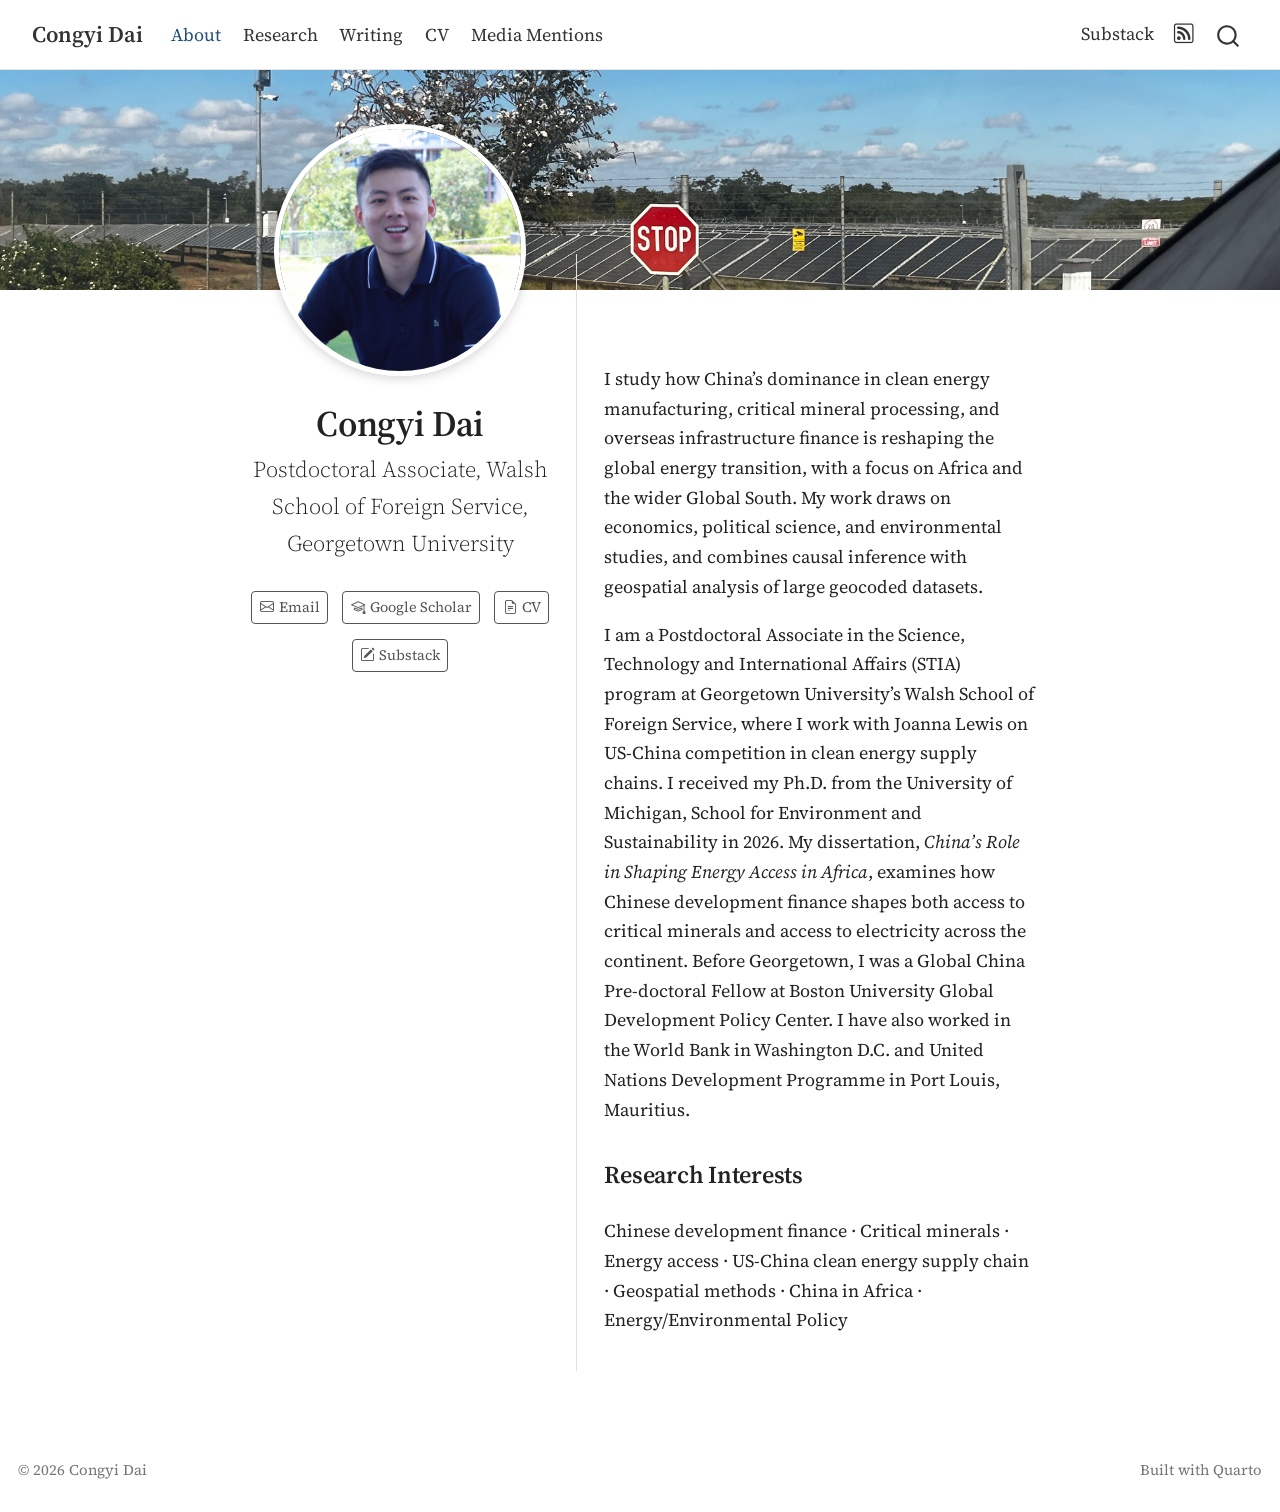
<file: docs/index.html>
<!DOCTYPE html>
<html xmlns="http://www.w3.org/1999/xhtml" lang="en" xml:lang="en"><head>

<meta charset="utf-8">
<meta name="generator" content="quarto-1.11.9">

<meta name="viewport" content="width=device-width, initial-scale=1.0, user-scalable=yes">


<title>Congyi Dai</title>
<style>
/* Default styles provided by pandoc.
** See https://pandoc.org/MANUAL.html#variables-for-html for config info.
*/
span.smallcaps{font-variant: small-caps;}
div.columns{display: flex; gap: 1.5em;}
div.column{flex: auto;}
@media screen {
div.columns{gap: min(4vw, 1.5em);}
div.column{overflow-x: auto;}
}
div.hanging-indent{margin-left: 1.5em; text-indent: -1.5em;}
ul.task-list{list-style: none;}
ul.task-list li input[type="checkbox"] {
  width: 0.8em;
  margin: 0 0.8em 0.2em -1em; /* quarto-specific, see https://github.com/quarto-dev/quarto-cli/issues/4556 */ 
  vertical-align: middle;
}
</style>


<script src="site_libs/quarto-nav/quarto-nav.js"></script>
<script src="site_libs/quarto-nav/headroom.min.js"></script>
<script src="site_libs/clipboard/clipboard.min.js"></script>
<script src="site_libs/quarto-search/autocomplete.umd.js"></script>
<script src="site_libs/quarto-search/fuse.min.js"></script>
<script src="site_libs/quarto-search/quarto-search.js"></script>
<meta name="quarto:offset" content="./">
<link href="./images/headshot.svg" rel="icon" type="image/svg+xml">
<script src="site_libs/quarto-html/quarto.js" type="module"></script>
<script src="site_libs/quarto-html/tabsets/tabsets.js" type="module"></script>
<script src="site_libs/quarto-html/scrollable-regions/scrollable-regions.js" type="module"></script>
<script src="site_libs/quarto-html/popper.min.js"></script>
<script src="site_libs/quarto-html/tippy.umd.min.js"></script>
<link href="site_libs/quarto-html/tippy.css" rel="stylesheet">
<link href="site_libs/quarto-html/quarto-syntax-highlighting-63b5708e65d6cd79cd7618c58d0c21e7.css" rel="stylesheet" id="quarto-text-highlighting-styles">
<script src="site_libs/bootstrap/bootstrap.min.js"></script>
<link href="site_libs/bootstrap/bootstrap-icons.css" rel="stylesheet">
<link href="site_libs/bootstrap/bootstrap-2cafa0ff1d887e9f09a91a93ddaf8972.min.css" rel="stylesheet" append-hash="true" id="quarto-bootstrap" data-mode="light">
<script id="quarto-search-options" type="application/json">{
  "location": "navbar",
  "copy-button": false,
  "collapse-after": 3,
  "panel-placement": "end",
  "type": "overlay",
  "limit": 50,
  "keyboard-shortcut": [
    "f",
    "/",
    "s"
  ],
  "show-item-context": false,
  "language": {
    "search-no-results-text": "No results",
    "search-matching-documents-text": "matching documents",
    "search-copy-link-title": "Copy link to search",
    "search-hide-matches-text": "Hide additional matches",
    "search-more-match-text": "more match in this document",
    "search-more-matches-text": "more matches in this document",
    "search-clear-button-title": "Clear",
    "search-text-placeholder": "",
    "search-detached-cancel-button-title": "Cancel",
    "search-submit-button-title": "Submit",
    "search-label": "Search"
  }
}</script>
<style>html{ scroll-behavior: smooth; }</style>


</head>

<body class="nav-fixed about-page fullcontent quarto-light"><a id="quarto-skip-link" class="visually-hidden-focusable" href="#quarto-document-content">Skip to main content</a>

<div id="quarto-search-results"></div>
  <header id="quarto-header" class="headroom fixed-top">
    <nav class="navbar navbar-expand-lg " data-bs-theme="dark" aria-label="Site">
      <div class="navbar-container container-fluid">
      <div class="navbar-brand-container mx-auto">
    <a class="navbar-brand" href="./index.html">
    <span class="navbar-title">Congyi Dai</span>
    </a>
  </div>
          <button class="navbar-toggler" type="button" data-bs-toggle="collapse" data-bs-target="#navbarCollapse" aria-controls="navbarCollapse" aria-expanded="false" aria-label="Toggle navigation" onclick="if (window.quartoToggleHeadroom) { window.quartoToggleHeadroom(); }">
  <span class="navbar-toggler-icon"></span>
</button>
          <div class="collapse navbar-collapse" id="navbarCollapse">
            <ul class="navbar-nav navbar-nav-scroll me-auto">
  <li class="nav-item">
    <a class="nav-link active" href="./index.html" aria-current="page"> 
<span class="menu-text">About</span></a>
  </li>  
  <li class="nav-item">
    <a class="nav-link" href="./research.html"> 
<span class="menu-text">Research</span></a>
  </li>  
  <li class="nav-item">
    <a class="nav-link" href="./writing.html"> 
<span class="menu-text">Writing</span></a>
  </li>  
  <li class="nav-item">
    <a class="nav-link" href="./cv.html"> 
<span class="menu-text">CV</span></a>
  </li>  
  <li class="nav-item">
    <a class="nav-link" href="./media.html"> 
<span class="menu-text">Media Mentions</span></a>
  </li>  
</ul>
            <ul class="navbar-nav navbar-nav-scroll ms-auto">
  <li class="nav-item">
    <a class="nav-link" href="https://substack.com/@congyidai"> 
<span class="menu-text">Substack</span></a>
  </li>  
  <li class="nav-item compact">
    <a class="nav-link" href="./writing.xml"> <i class="bi bi-rss" role="img">
</i> 
<span class="menu-text"></span></a>
  </li>  
</ul>
          </div> <!-- /navcollapse -->
            <div class="quarto-navbar-tools">
</div>
            <div id="quarto-search" class="" title="Search"></div>
      </div> <!-- /container-fluid -->
    </nav>
</header>
<!-- content -->
<div id="quarto-content" class="quarto-container page-columns page-rows-contents page-layout-article page-navbar">
<!-- sidebar -->
<!-- margin-sidebar -->
    
<!-- main -->
<div class="quarto-about-trestles">
  <div class="about-entity">
    <img src="images/headshot.jpg" class="about-image
  round " style="height: 14em; width: 14em;">
<header id="title-block-header" class="quarto-title-block default">
<div class="quarto-title">
<h1 class="title">Congyi Dai</h1>
<p class="subtitle lead">Postdoctoral Associate, Walsh School of Foreign Service, Georgetown University</p>
</div>
<div class="quarto-title-meta">
  </div>
</header>
    <div class="about-links">
  <a href="mailto:cd1479@georgetown.edu" class="about-link" rel="" target="">
    <i class="bi bi-envelope"></i>
     <span class="about-link-text">Email</span>
  </a>
  <a href="https://scholar.google.com/citations?user=z5avl2AAAAAJ&amp;hl=en&amp;oi=ao" class="about-link" rel="" target="">
    <i class="bi bi-mortarboard"></i>
     <span class="about-link-text">Google Scholar</span>
  </a>
  <a href="/files/Dai_CV.pdf" class="about-link" rel="" target="">
    <i class="bi bi-file-earmark-text"></i>
     <span class="about-link-text">CV</span>
  </a>
  <a href="https://substack.com/@congyidai" class="about-link" rel="" target="">
    <i class="bi bi-pencil-square"></i>
     <span class="about-link-text">Substack</span>
  </a>
</div>
  </div>
  <div class="about-contents"><main class="content" id="quarto-document-content" tabindex="-1">
<p>I study how China’s dominance in clean energy manufacturing, critical mineral processing, and overseas infrastructure finance is reshaping the global energy transition, with a focus on Africa and the wider Global South. My work draws on economics, political science, and environmental studies, and combines causal inference with geospatial analysis of large geocoded datasets.</p>
<p>I am a Postdoctoral Associate in the Science, Technology and International Affairs (STIA) program at Georgetown University’s Walsh School of Foreign Service, where I work with Joanna Lewis on US-China competition in clean energy supply chains. I received my Ph.D.&nbsp;from the University of Michigan, School for Environment and Sustainability in 2026. My dissertation, <em>China’s Role in Shaping Energy Access in Africa</em>, examines how Chinese development finance shapes both access to critical minerals and access to electricity across the continent. Before Georgetown, I was a Global China Pre-doctoral Fellow at Boston University Global Development Policy Center. I have also worked in the World Bank in Washington D.C. and United Nations Development Programme in Port Louis, Mauritius.</p>
<section id="research-interests" class="level2">
<h2 data-anchor-id="research-interests">Research Interests</h2>
<p>Chinese development finance · Critical minerals · Energy access · US-China clean energy supply chain · Geospatial methods · China in Africa · Energy/Environmental Policy</p>
<style>
  /* Banner image across the top of the About page */
  .about-page #quarto-content { position: relative; isolation: isolate; }
  .about-page #quarto-content::before {
    content: "";
    position: absolute;
    top: 0; left: 0; right: 0;
    height: 220px;
    background: url("images/banner.jpg") center / cover no-repeat;
    z-index: -1;
  }
  .about-page main.content { padding-top: 110px; }
  .about-page .about-contents { margin-top: 130px; border-left: none; }
  .about-page .about-image { border: 5px solid #fff; box-shadow: 0 2px 12px rgba(0,0,0,.18); }
  @media (max-width: 767px) {
    .about-page #quarto-content::before { height: 170px; }
    .about-page main.content { padding-top: 90px; }
    .about-page .about-contents { margin-top: 0; }
  }
</style>


</section>
</main></div>
</div>
 <!-- /main -->
<script id="quarto-html-after-body" type="application/javascript">
  window.document.addEventListener("DOMContentLoaded", function (event) {
    const isCodeAnnotation = (el) => {
      for (const clz of el.classList) {
        if (clz.startsWith('code-annotation-')) {                     
          return true;
        }
      }
      return false;
    }
    const onCopySuccess = function(e) {
      // button target
      const button = e.trigger;
      // don't keep focus
      button.blur();
      // flash "checked"
      button.classList.add('code-copy-button-checked');
      var currentTitle = button.getAttribute("title");
      button.setAttribute("title", "Copied!");
      let tooltip;
      if (window.bootstrap) {
        button.setAttribute("data-bs-toggle", "tooltip");
        button.setAttribute("data-bs-placement", "left");
        button.setAttribute("data-bs-title", "Copied!");
        tooltip = new bootstrap.Tooltip(button, 
          { trigger: "manual", 
            customClass: "code-copy-button-tooltip",
            offset: [0, -8]});
        tooltip.show();    
      }
      setTimeout(function() {
        if (tooltip) {
          tooltip.hide();
          button.removeAttribute("data-bs-title");
          button.removeAttribute("data-bs-toggle");
          button.removeAttribute("data-bs-placement");
        }
        button.setAttribute("title", currentTitle);
        button.classList.remove('code-copy-button-checked');
      }, 1000);
      // clear code selection
      e.clearSelection();
    }
    const getTextToCopy = function(trigger) {
      const outerScaffold = trigger.parentElement.cloneNode(true);
      const codeEl = outerScaffold.querySelector('code');
      for (const childEl of codeEl.children) {
        if (isCodeAnnotation(childEl)) {
          childEl.remove();
        }
      }
      return codeEl.innerText;
    }
    const clipboard = new window.ClipboardJS('.code-copy-button:not([data-in-quarto-modal])', {
      text: getTextToCopy
    });
    clipboard.on('success', onCopySuccess);
    if (window.document.getElementById('quarto-embedded-source-code-modal')) {
      const clipboardModal = new window.ClipboardJS('.code-copy-button[data-in-quarto-modal]', {
        text: getTextToCopy,
        container: window.document.getElementById('quarto-embedded-source-code-modal')
      });
      clipboardModal.on('success', onCopySuccess);
    }
      var localhostRegex = new RegExp(/^(?:http|https):\/\/localhost\:?[0-9]*\//);
      var mailtoRegex = new RegExp(/^mailto:/);
        var filterRegex = new RegExp("https:\/\/congyidai\.com");
      const newWindowLabel = "(opens in a new tab)";
      const newWindowNoteId = "quarto-ext-newwindow-label";
      // Links reference one hidden label through aria-describedby, so the
      // announcement never changes their accessible name.
      var describeNewWindow = (link) => {
        if (!window.document.getElementById(newWindowNoteId)) {
          var newWindowNote = window.document.createElement("span");
          newWindowNote.id = newWindowNoteId;
          newWindowNote.hidden = true;
          newWindowNote.textContent = newWindowLabel;
          window.document.body.appendChild(newWindowNote);
        }
        var describedBy = (link.getAttribute("aria-describedby") || "").split(/\s+/).filter(Boolean);
        if (!describedBy.includes(newWindowNoteId)) {
          describedBy.push(newWindowNoteId);
          link.setAttribute("aria-describedby", describedBy.join(" "));
        }
      }
      var isInternal = (href) => {
          return filterRegex.test(href) || localhostRegex.test(href) || mailtoRegex.test(href);
      }
      // Inspect non-navigation links and adorn them if external
      window.quartoDecorateExternalLinks = function (root) {
     var links = (root || window.document).querySelectorAll('a[href]:not(.nav-link):not(.navbar-brand):not(.toc-action):not(.sidebar-link):not(.sidebar-item-toggle):not(.pagination-link):not(.no-external):not([aria-hidden]):not(.dropdown-item):not(.quarto-navigation-tool):not(.about-link)');
      for (var i=0; i<links.length; i++) {
        const link = links[i];
        if (!isInternal(link.href)) {
          // undo the damage that might have been done by quarto-nav.js in the case of
          // links that we want to consider external
          if (link.dataset.originalHref !== undefined) {
            link.href = link.dataset.originalHref;
          }
            // target, if specified
            link.setAttribute("target", "_blank");
            if (link.getAttribute("rel") === null) {
              link.setAttribute("rel", "noopener");
            }
            describeNewWindow(link);
          if (!link.classList.contains('no-external-icon')) {
          }
        }
      }
      };
      window.quartoDecorateExternalLinks(window.document);
    // Esc closes the popup (WCAG 1.4.13) and focus leaving both trigger and
    // popup closes it (WCAG 2.4.11); tippy handles neither for interactive popups.
    const hideOnEscAndFocusOut = {
      name: 'hideOnEscAndFocusOut',
      defaultValue: true,
      fn(instance) {
        const dismiss = () => {
          // A show scheduled by the trigger delay would otherwise reopen it
          instance.clearDelayTimeouts();
          instance.hide();
        };
        const onKeyDown = (event) => {
          if (event.key !== 'Escape') {
            return;
          }
          // Keep Esc from also reaching page handlers (e.g. reveal.js overview),
          // except an open reveal.js slide menu, which Esc should close too.
          // The menu handles keys only when its keyboard option is on.
          const menuHandlesEsc = window.Reveal?.getPlugin?.('menu')?.isOpen() &&
            window.Reveal.getConfig().menu?.keyboard !== false;
          if (!menuHandlesEsc) {
            event.stopPropagation();
          }
          if (instance.popper.contains(window.document.activeElement)) {
            // Disabled while refocusing so the focus trigger does not reopen it
            instance.disable();
            instance.reference.focus();
            instance.enable();
          }
          dismiss();
        };
        const onFocusOut = (event) => {
          const target = event.relatedTarget;
          if (target && !instance.reference.contains(target) &&
              !instance.popper.contains(target)) {
            dismiss();
          }
        };
        // On the trigger too: a click trigger (code-annotations: select) has no
        // blur handling. Attached for the instance's lifetime so leaving the
        // trigger also cancels a show still pending on the trigger delay.
        instance.reference.addEventListener('focusout', onFocusOut);
        return {
          onShow() {
            window.document.addEventListener('keydown', onKeyDown, true);
            instance.popper.addEventListener('focusout', onFocusOut);
          },
          onHide() {
            window.document.removeEventListener('keydown', onKeyDown, true);
            instance.popper.removeEventListener('focusout', onFocusOut);
          },
          onDestroy() {
            instance.reference.removeEventListener('focusout', onFocusOut);
          },
        };
      },
    };
    function tippyHover(el, contentFn, onTriggerFn, onUntriggerFn) {
      const config = {
        allowHTML: true,
        maxWidth: 500,
        delay: 100,
        arrow: false,
        appendTo: function(el) {
            return el.parentElement;
        },
        interactive: true,
        interactiveBorder: 10,
        theme: 'quarto',
        placement: 'bottom-start',
        plugins: [hideOnEscAndFocusOut],
      };
      if (contentFn) {
        config.content = contentFn;
      }
      if (onTriggerFn) {
        config.onTrigger = onTriggerFn;
      }
      if (onUntriggerFn) {
        config.onUntrigger = onUntriggerFn;
      }
      window.tippy(el, config); 
    }
    const noterefs = window.document.querySelectorAll('a[role="doc-noteref"]');
    for (var i=0; i<noterefs.length; i++) {
      const ref = noterefs[i];
      tippyHover(ref, function() {
        // use id or data attribute instead here
        let href = ref.getAttribute('data-footnote-href') || ref.getAttribute('href');
        try { href = new URL(href).hash; } catch {}
        const id = href.replace(/^#\/?/, "");
        const note = window.document.getElementById(id);
        if (note) {
          return note.innerHTML;
        } else {
          return "";
        }
      });
    }
    const xrefs = window.document.querySelectorAll('a.quarto-xref');
    const processXRef = (id, note) => {
      // Strip column container classes
      const stripColumnClz = (el) => {
        el.classList.remove("page-full", "page-columns");
        if (el.children) {
          for (const child of el.children) {
            stripColumnClz(child);
          }
        }
      }
      stripColumnClz(note)
      if (id === null || id.startsWith('sec-')) {
        // Special case sections, only their first couple elements
        const container = document.createElement("div");
        if (note.children && note.children.length > 2) {
          container.appendChild(note.children[0].cloneNode(true));
          for (let i = 1; i < note.children.length; i++) {
            const child = note.children[i];
            if (child.tagName === "P" && child.innerText === "") {
              continue;
            } else {
              container.appendChild(child.cloneNode(true));
              break;
            }
          }
          if (window.Quarto?.typesetMath) {
            window.Quarto.typesetMath(container);
          }
          return container.innerHTML
        } else {
          if (window.Quarto?.typesetMath) {
            window.Quarto.typesetMath(note);
          }
          return note.innerHTML;
        }
      } else {
        // Remove any anchor links if they are present
        const anchorLink = note.querySelector('a.anchorjs-link');
        if (anchorLink) {
          anchorLink.remove();
        }
        if (window.Quarto?.typesetMath) {
          window.Quarto.typesetMath(note);
        }
        if (note.classList.contains("callout")) {
          return note.outerHTML;
        } else {
          return note.innerHTML;
        }
      }
    }
    for (var i=0; i<xrefs.length; i++) {
      const xref = xrefs[i];
      tippyHover(xref, undefined, function(instance) {
        instance.disable();
        let url = xref.getAttribute('href');
        let hash = undefined; 
        if (url.startsWith('#')) {
          hash = url;
        } else {
          try { hash = new URL(url).hash; } catch {}
        }
        if (hash) {
          const id = hash.replace(/^#\/?/, "");
          const note = window.document.getElementById(id);
          if (note !== null) {
            try {
              const html = processXRef(id, note.cloneNode(true));
              instance.setContent(html);
            } finally {
              instance.enable();
              instance.show();
            }
          } else {
            // See if we can fetch this
            fetch(url.split('#')[0])
            .then(res => res.text())
            .then(html => {
              const parser = new DOMParser();
              const htmlDoc = parser.parseFromString(html, "text/html");
              const note = htmlDoc.getElementById(id);
              if (note !== null) {
                const html = processXRef(id, note);
                instance.setContent(html);
              } 
            }).finally(() => {
              instance.enable();
              instance.show();
            });
          }
        } else {
          // See if we can fetch a full url (with no hash to target)
          // This is a special case and we should probably do some content thinning / targeting
          fetch(url)
          .then(res => res.text())
          .then(html => {
            const parser = new DOMParser();
            const htmlDoc = parser.parseFromString(html, "text/html");
            const note = htmlDoc.querySelector('main.content');
            if (note !== null) {
              // This should only happen for chapter cross references
              // (since there is no id in the URL)
              // remove the first header
              if (note.children.length > 0 && note.children[0].tagName === "HEADER") {
                note.children[0].remove();
              }
              const html = processXRef(null, note);
              instance.setContent(html);
            } 
          }).finally(() => {
            instance.enable();
            instance.show();
          });
        }
      }, function(instance) {
      });
    }
        let selectedAnnoteEl;
        const selectorForAnnotation = ( cell, annotation) => {
          let cellAttr = 'data-code-cell="' + cell + '"';
          let lineAttr = 'data-code-annotation="' +  annotation + '"';
          const selector = 'span[' + cellAttr + '][' + lineAttr + ']';
          return selector;
        }
        const selectCodeLines = (annoteEl) => {
          const doc = window.document;
          const targetCell = annoteEl.getAttribute("data-target-cell");
          const targetAnnotation = annoteEl.getAttribute("data-target-annotation");
          const annoteSpan = window.document.querySelector(selectorForAnnotation(targetCell, targetAnnotation));
          const lines = annoteSpan.getAttribute("data-code-lines").split(",");
          const lineIds = lines.map((line) => {
            return targetCell + "-" + line;
          })
          // Each band is positioned against its own containing block, which is
          // not the offsetParent of the lines, so place it from client rects.
          const placeBand = (band, firstEl, lastEl, codeBlock) => {
            const container = band.offsetParent;
            if (container === null) {
              return;
            }
            const containerRect = container.getBoundingClientRect();
            // Reveal.js scales slides with a transform, so convert client
            // pixels back to the CSS pixels of the container.
            const scale = containerRect.height / container.offsetHeight || 1;
            const firstRect = firstEl.getBoundingClientRect();
            const lastRect = lastEl.getBoundingClientRect();
            const top = (firstRect.top - containerRect.top) / scale - container.clientTop + container.scrollTop;
            const height = (lastRect.bottom - firstRect.top) / scale;
            band.style.top = top - 2 + "px";
            band.style.height = height + 4 + "px";
            if (codeBlock) {
              // Without the copy button wrapper, the containing block is wider
              // than the code block, so span the code block explicitly.
              const blockRect = codeBlock.getBoundingClientRect();
              band.style.left = (blockRect.left - containerRect.left) / scale - container.clientLeft + container.scrollLeft + "px";
              band.style.width = blockRect.width / scale + "px";
            }
          };
          if (lineIds.length > 0) {
            const el = window.document.getElementById(lineIds[0]);
            const lastEl = window.document.getElementById(lineIds[lineIds.length - 1]);
            const parent = el.parentElement.parentElement;
            // cook up a div (if necessary) and position it
            let div = window.document.getElementById("code-annotation-line-highlight");
            if (div === null) {
              div = window.document.createElement("div");
              div.setAttribute("id", "code-annotation-line-highlight");
              div.style.position = 'absolute';
              parent.appendChild(div);
            }
            placeBand(div, el, lastEl, parent.closest("div.sourceCode") || parent);
            let gutterDiv = window.document.getElementById("code-annotation-line-highlight-gutter");
            if (gutterDiv === null) {
              gutterDiv = window.document.createElement("div");
              gutterDiv.setAttribute("id", "code-annotation-line-highlight-gutter");
              gutterDiv.style.position = 'absolute';
              const codeCell = window.document.getElementById(targetCell);
              const gutter = codeCell.querySelector('.code-annotation-gutter');
              gutter.appendChild(gutterDiv);
            }
            placeBand(gutterDiv, el, lastEl);
            selectedAnnoteEl = annoteEl;
          }
        };
        const unselectCodeLines = () => {
          const elementsIds = ["code-annotation-line-highlight", "code-annotation-line-highlight-gutter"];
          elementsIds.forEach((elId) => {
            const div = window.document.getElementById(elId);
            if (div) {
              div.remove();
            }
          });
          selectedAnnoteEl = undefined;
        };
          // Handle positioning of the toggle
      window.addEventListener(
        "resize",
        throttle(() => {
          elRect = undefined;
          if (selectedAnnoteEl) {
            selectCodeLines(selectedAnnoteEl);
          }
        }, 10)
      );
      function throttle(fn, ms) {
      let throttle = false;
      let timer;
        return (...args) => {
          if(!throttle) { // first call gets through
              fn.apply(this, args);
              throttle = true;
          } else { // all the others get throttled
              if(timer) clearTimeout(timer); // cancel #2
              timer = setTimeout(() => {
                fn.apply(this, args);
                timer = throttle = false;
              }, ms);
          }
        };
      }
        // Attach click handler to the DT
        const annoteDls = window.document.querySelectorAll('dt[data-target-cell]');
        for (const annoteDlNode of annoteDls) {
          annoteDlNode.addEventListener('click', (event) => {
            const clickedEl = event.target;
            if (clickedEl !== selectedAnnoteEl) {
              unselectCodeLines();
              const activeEl = window.document.querySelector('dt[data-target-cell].code-annotation-active');
              if (activeEl) {
                activeEl.classList.remove('code-annotation-active');
              }
              selectCodeLines(clickedEl);
              clickedEl.classList.add('code-annotation-active');
            } else {
              // Unselect the line
              unselectCodeLines();
              clickedEl.classList.remove('code-annotation-active');
            }
          });
        }
    const findCites = (el) => {
      const parentEl = el.parentElement;
      if (parentEl) {
        const cites = parentEl.dataset.cites;
        if (cites) {
          return {
            el,
            cites: cites.split(' ')
          };
        } else {
          return findCites(el.parentElement)
        }
      } else {
        return undefined;
      }
    };
    var bibliorefs = window.document.querySelectorAll('a[role="doc-biblioref"]');
    for (var i=0; i<bibliorefs.length; i++) {
      const ref = bibliorefs[i];
      const citeInfo = findCites(ref);
      if (citeInfo) {
        tippyHover(citeInfo.el, function() {
          var popup = window.document.createElement('div');
          citeInfo.cites.forEach(function(cite) {
            var citeDiv = window.document.createElement('div');
            citeDiv.classList.add('hanging-indent');
            citeDiv.classList.add('csl-entry');
            var biblioDiv = window.document.getElementById('ref-' + cite);
            if (biblioDiv) {
              citeDiv.innerHTML = biblioDiv.innerHTML;
            }
            popup.appendChild(citeDiv);
          });
          return popup.innerHTML;
        });
      }
    }
  });
  </script>
  <script type="application/javascript">
  window.quartoScrollableRegionsLabels = {"code":"Scrollable code","output":"Scrollable output"};
  </script>
</div> <!-- /content -->
<footer class="footer">
  <div class="nav-footer">
    <div class="nav-footer-left">
<p>© 2026 Congyi Dai</p>
</div>   
    <div class="nav-footer-center">
      &nbsp;
    </div>
    <div class="nav-footer-right">
<p>Built with <a href="https://quarto.org">Quarto</a></p>
</div>
  </div>
</footer>




<script src="site_libs/quarto-html/zenscroll-min.js"></script>
</body></html>
</file>
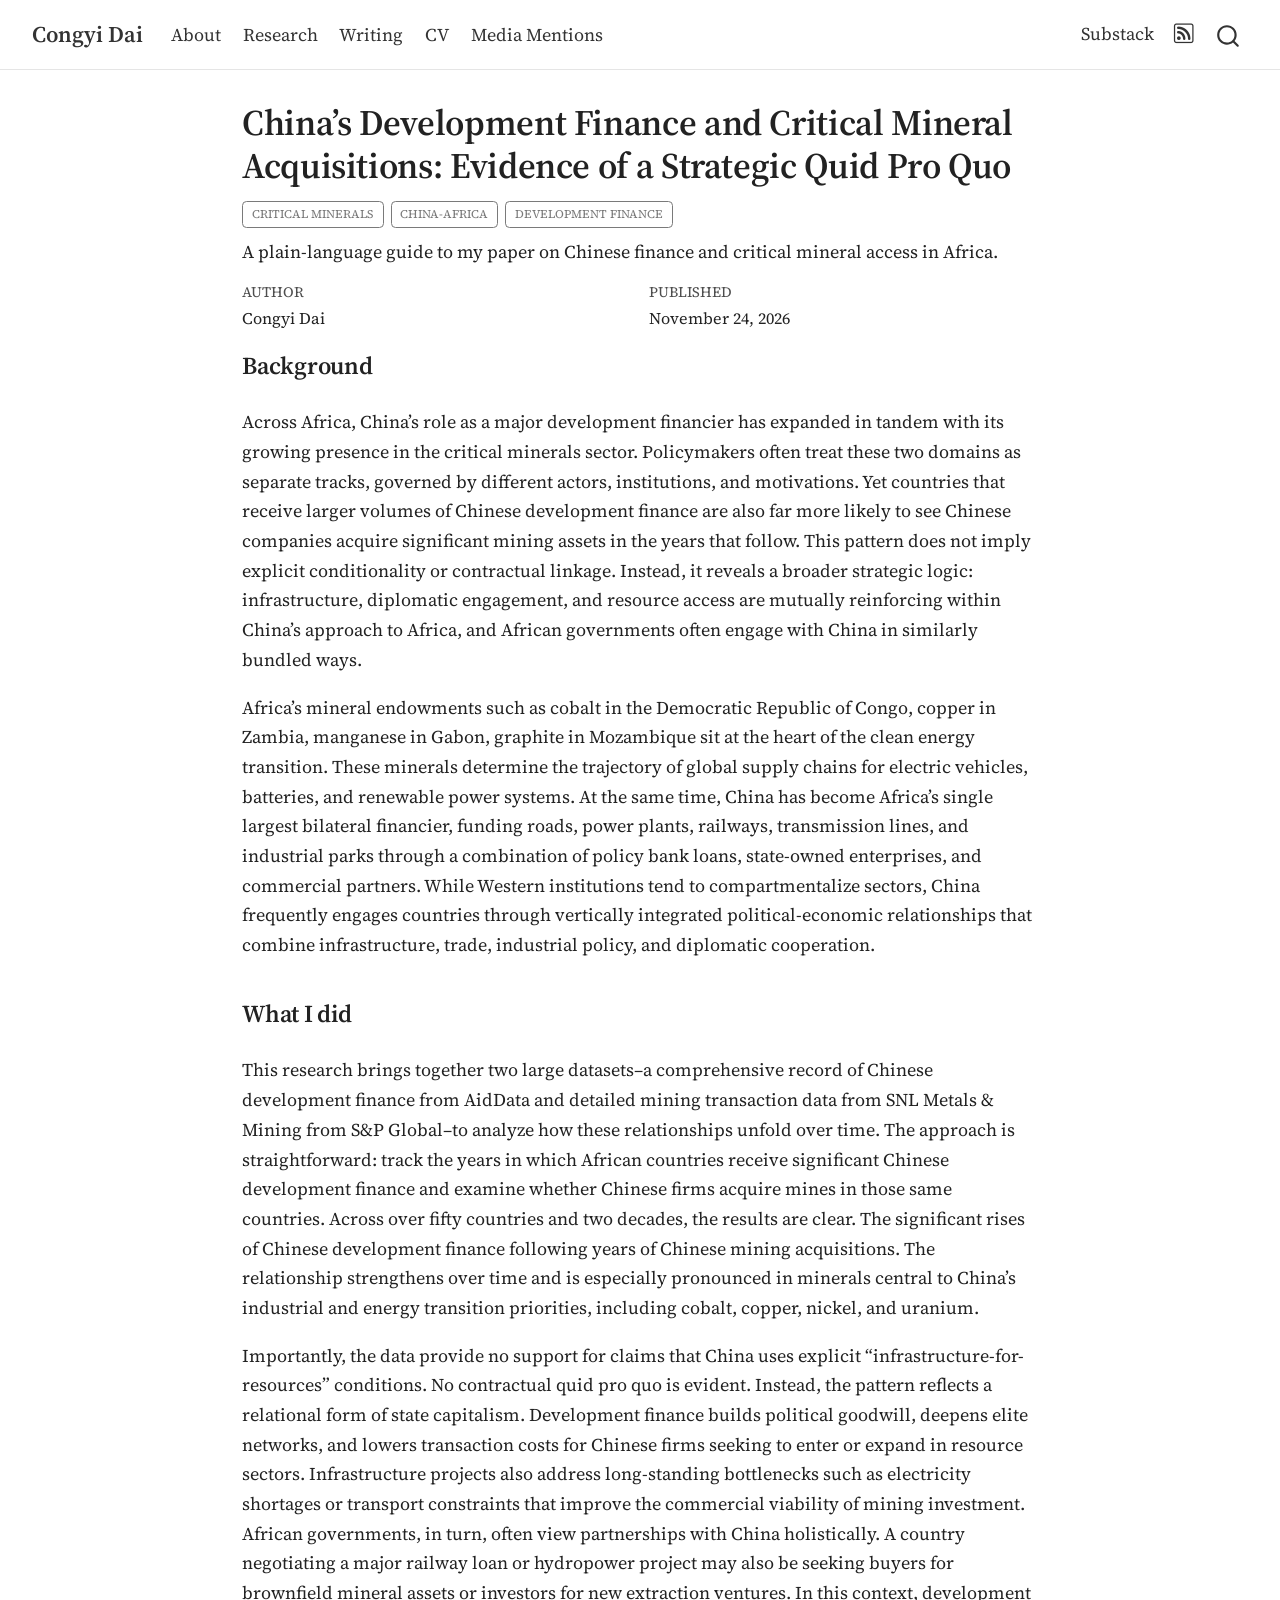
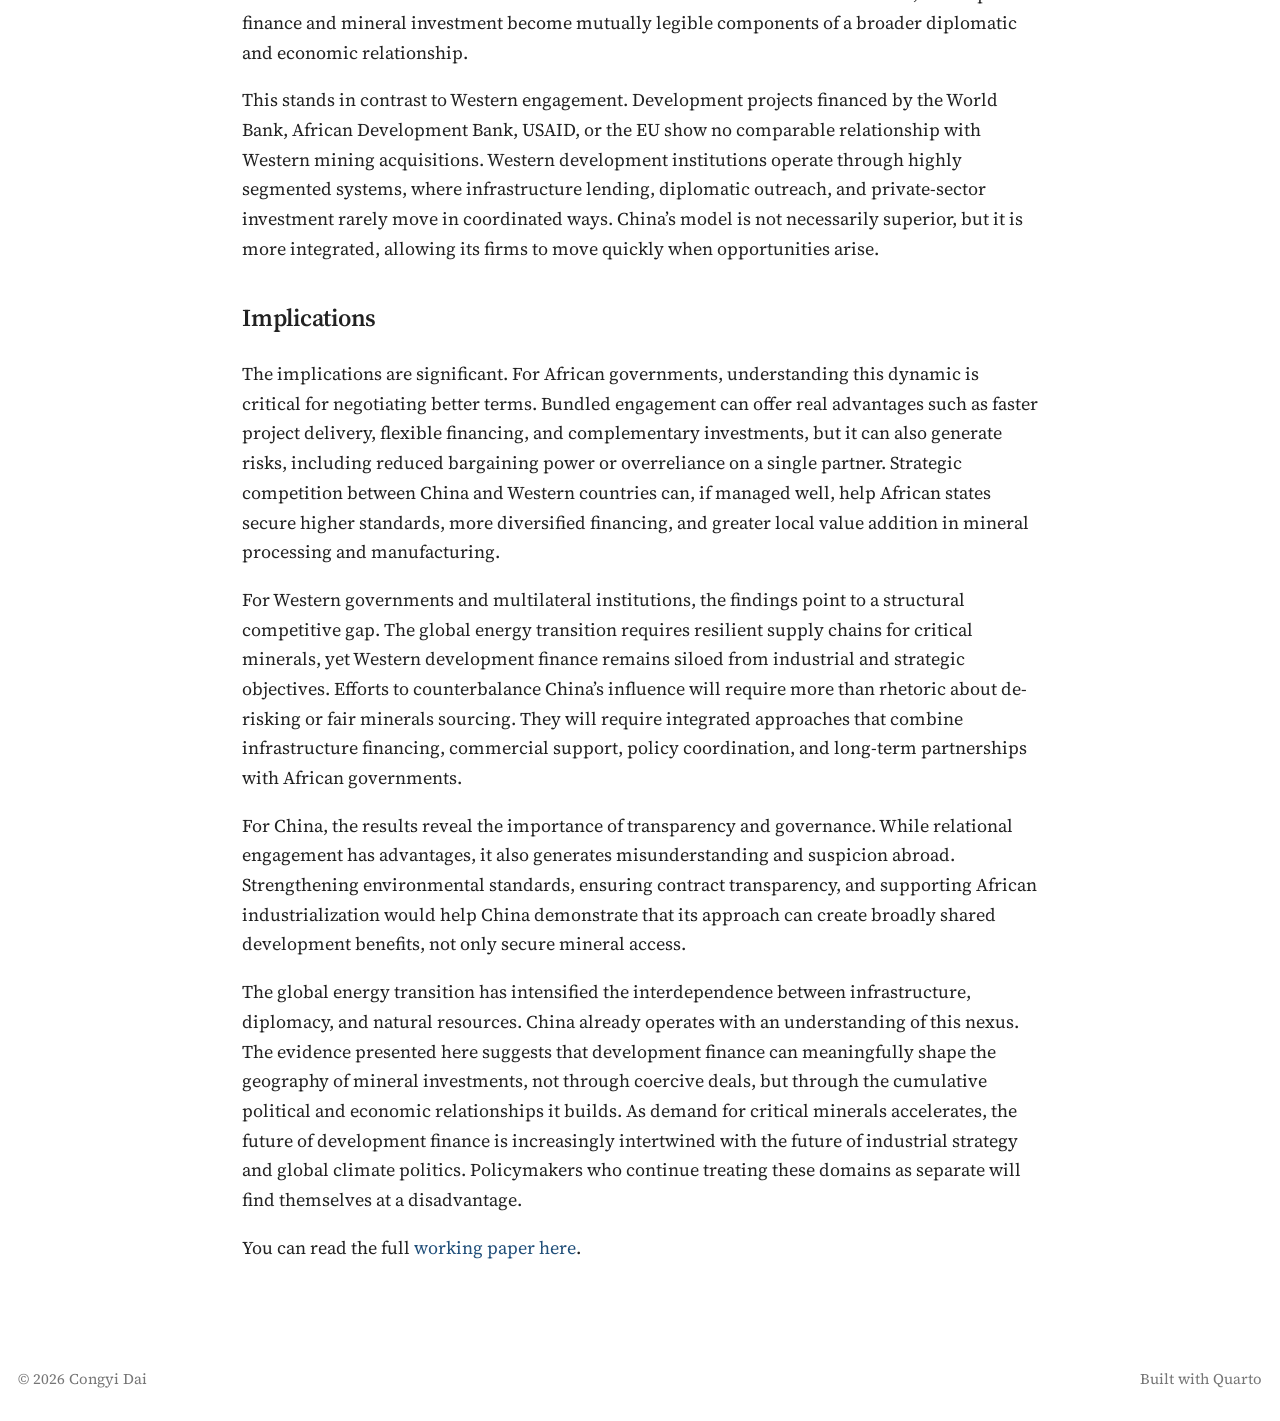
<file: docs/posts/quid-pro-quo-explainer/index.html>
<!DOCTYPE html>
<html xmlns="http://www.w3.org/1999/xhtml" lang="en" xml:lang="en"><head>

<meta charset="utf-8">
<meta name="generator" content="quarto-1.11.9">

<meta name="viewport" content="width=device-width, initial-scale=1.0, user-scalable=yes">

<meta name="author" content="Congyi Dai">
<meta name="dcterms.date" content="2026-11-24">
<meta name="description" content="A plain-language guide to my paper on Chinese finance and critical mineral access in Africa.">

<title>China’s Development Finance and Critical Mineral Acquisitions: Evidence of a Strategic Quid Pro Quo – Congyi Dai</title>
<style>
/* Default styles provided by pandoc.
** See https://pandoc.org/MANUAL.html#variables-for-html for config info.
*/
span.smallcaps{font-variant: small-caps;}
div.columns{display: flex; gap: 1.5em;}
div.column{flex: auto;}
@media screen {
div.columns{gap: min(4vw, 1.5em);}
div.column{overflow-x: auto;}
}
div.hanging-indent{margin-left: 1.5em; text-indent: -1.5em;}
ul.task-list{list-style: none;}
ul.task-list li input[type="checkbox"] {
  width: 0.8em;
  margin: 0 0.8em 0.2em -1em; /* quarto-specific, see https://github.com/quarto-dev/quarto-cli/issues/4556 */ 
  vertical-align: middle;
}
</style>


<script src="../../site_libs/quarto-nav/quarto-nav.js"></script>
<script src="../../site_libs/quarto-nav/headroom.min.js"></script>
<script src="../../site_libs/clipboard/clipboard.min.js"></script>
<script src="../../site_libs/quarto-search/autocomplete.umd.js"></script>
<script src="../../site_libs/quarto-search/fuse.min.js"></script>
<script src="../../site_libs/quarto-search/quarto-search.js"></script>
<meta name="quarto:offset" content="../../">
<link href="../../images/headshot.svg" rel="icon" type="image/svg+xml">
<script src="../../site_libs/quarto-html/quarto.js" type="module"></script>
<script src="../../site_libs/quarto-html/tabsets/tabsets.js" type="module"></script>
<script src="../../site_libs/quarto-html/scrollable-regions/scrollable-regions.js" type="module"></script>
<script src="../../site_libs/quarto-html/popper.min.js"></script>
<script src="../../site_libs/quarto-html/tippy.umd.min.js"></script>
<script src="../../site_libs/quarto-html/anchor.min.js"></script>
<link href="../../site_libs/quarto-html/tippy.css" rel="stylesheet">
<link href="../../site_libs/quarto-html/quarto-syntax-highlighting-63b5708e65d6cd79cd7618c58d0c21e7.css" rel="stylesheet" id="quarto-text-highlighting-styles">
<script src="../../site_libs/bootstrap/bootstrap.min.js"></script>
<link href="../../site_libs/bootstrap/bootstrap-icons.css" rel="stylesheet">
<link href="../../site_libs/bootstrap/bootstrap-2cafa0ff1d887e9f09a91a93ddaf8972.min.css" rel="stylesheet" append-hash="true" id="quarto-bootstrap" data-mode="light">
<script id="quarto-search-options" type="application/json">{
  "location": "navbar",
  "copy-button": false,
  "collapse-after": 3,
  "panel-placement": "end",
  "type": "overlay",
  "limit": 50,
  "keyboard-shortcut": [
    "f",
    "/",
    "s"
  ],
  "show-item-context": false,
  "language": {
    "search-no-results-text": "No results",
    "search-matching-documents-text": "matching documents",
    "search-copy-link-title": "Copy link to search",
    "search-hide-matches-text": "Hide additional matches",
    "search-more-match-text": "more match in this document",
    "search-more-matches-text": "more matches in this document",
    "search-clear-button-title": "Clear",
    "search-text-placeholder": "",
    "search-detached-cancel-button-title": "Cancel",
    "search-submit-button-title": "Submit",
    "search-label": "Search"
  }
}</script>
<style>html{ scroll-behavior: smooth; }</style>


</head>

<body class="nav-fixed fullcontent quarto-light"><a id="quarto-skip-link" class="visually-hidden-focusable" href="#quarto-document-content">Skip to main content</a>

<div id="quarto-search-results"></div>
  <header id="quarto-header" class="headroom fixed-top">
    <nav class="navbar navbar-expand-lg " data-bs-theme="dark" aria-label="Site">
      <div class="navbar-container container-fluid">
      <div class="navbar-brand-container mx-auto">
    <a class="navbar-brand" href="../../index.html">
    <span class="navbar-title">Congyi Dai</span>
    </a>
  </div>
          <button class="navbar-toggler" type="button" data-bs-toggle="collapse" data-bs-target="#navbarCollapse" aria-controls="navbarCollapse" aria-expanded="false" aria-label="Toggle navigation" onclick="if (window.quartoToggleHeadroom) { window.quartoToggleHeadroom(); }">
  <span class="navbar-toggler-icon"></span>
</button>
          <div class="collapse navbar-collapse" id="navbarCollapse">
            <ul class="navbar-nav navbar-nav-scroll me-auto">
  <li class="nav-item">
    <a class="nav-link" href="../../index.html"> 
<span class="menu-text">About</span></a>
  </li>  
  <li class="nav-item">
    <a class="nav-link" href="../../research.html"> 
<span class="menu-text">Research</span></a>
  </li>  
  <li class="nav-item">
    <a class="nav-link" href="../../writing.html"> 
<span class="menu-text">Writing</span></a>
  </li>  
  <li class="nav-item">
    <a class="nav-link" href="../../cv.html"> 
<span class="menu-text">CV</span></a>
  </li>  
  <li class="nav-item">
    <a class="nav-link" href="../../media.html"> 
<span class="menu-text">Media Mentions</span></a>
  </li>  
</ul>
            <ul class="navbar-nav navbar-nav-scroll ms-auto">
  <li class="nav-item">
    <a class="nav-link" href="https://substack.com/@congyidai"> 
<span class="menu-text">Substack</span></a>
  </li>  
  <li class="nav-item compact">
    <a class="nav-link" href="../../writing.xml"> <i class="bi bi-rss" role="img">
</i> 
<span class="menu-text"></span></a>
  </li>  
</ul>
          </div> <!-- /navcollapse -->
            <div class="quarto-navbar-tools">
</div>
            <div id="quarto-search" class="" title="Search"></div>
      </div> <!-- /container-fluid -->
    </nav>
</header>
<!-- content -->
<div id="quarto-content" class="quarto-container page-columns page-rows-contents page-layout-article page-navbar">
<!-- sidebar -->
<!-- margin-sidebar -->
    
<!-- main -->
<main class="content" id="quarto-document-content" tabindex="-1">

<header id="title-block-header" class="quarto-title-block default">
<div class="quarto-title">
<h1 class="title">China’s Development Finance and Critical Mineral Acquisitions: Evidence of a Strategic Quid Pro Quo</h1>
  <div class="quarto-categories">
    <div class="quarto-category">critical minerals</div>
    <div class="quarto-category">China-Africa</div>
    <div class="quarto-category">development finance</div>
  </div>
  </div>

<div>
  <div class="description">
    A plain-language guide to my paper on Chinese finance and critical mineral access in Africa.
  </div>
</div>


<div class="quarto-title-meta">

    <div>
    <div class="quarto-title-meta-heading">Author</div>
    <div class="quarto-title-meta-contents">
             <p>Congyi Dai </p>
          </div>
  </div>
    
    <div>
    <div class="quarto-title-meta-heading">Published</div>
    <div class="quarto-title-meta-contents">
      <p class="date">November 24, 2026</p>
    </div>
  </div>
  
    
  </div>
  


</header>


<section id="background" class="level2">
<h2 class="anchored" data-anchor-id="background">Background</h2>
<p>Across Africa, China’s role as a major development financier has expanded in tandem with its growing presence in the critical minerals sector. Policymakers often treat these two domains as separate tracks, governed by different actors, institutions, and motivations. Yet countries that receive larger volumes of Chinese development finance are also far more likely to see Chinese companies acquire significant mining assets in the years that follow. This pattern does not imply explicit conditionality or contractual linkage. Instead, it reveals a broader strategic logic: infrastructure, diplomatic engagement, and resource access are mutually reinforcing within China’s approach to Africa, and African governments often engage with China in similarly bundled ways.</p>
<p>Africa’s mineral endowments such as cobalt in the Democratic Republic of Congo, copper in Zambia, manganese in Gabon, graphite in Mozambique sit at the heart of the clean energy transition. These minerals determine the trajectory of global supply chains for electric vehicles, batteries, and renewable power systems. At the same time, China has become Africa’s single largest bilateral financier, funding roads, power plants, railways, transmission lines, and industrial parks through a combination of policy bank loans, state-owned enterprises, and commercial partners. While Western institutions tend to compartmentalize sectors, China frequently engages countries through vertically integrated political-economic relationships that combine infrastructure, trade, industrial policy, and diplomatic cooperation.</p>
</section>
<section id="what-i-did" class="level2">
<h2 class="anchored" data-anchor-id="what-i-did">What I did</h2>
<p>This research brings together two large datasets–a comprehensive record of Chinese development finance from AidData and detailed mining transaction data from SNL Metals &amp; Mining from S&amp;P Global–to analyze how these relationships unfold over time. The approach is straightforward: track the years in which African countries receive significant Chinese development finance and examine whether Chinese firms acquire mines in those same countries. Across over fifty countries and two decades, the results are clear. The significant rises of Chinese development finance following years of Chinese mining acquisitions. The relationship strengthens over time and is especially pronounced in minerals central to China’s industrial and energy transition priorities, including cobalt, copper, nickel, and uranium.</p>
<p>Importantly, the data provide no support for claims that China uses explicit “infrastructure-for-resources” conditions. No contractual quid pro quo is evident. Instead, the pattern reflects a relational form of state capitalism. Development finance builds political goodwill, deepens elite networks, and lowers transaction costs for Chinese firms seeking to enter or expand in resource sectors. Infrastructure projects also address long-standing bottlenecks such as electricity shortages or transport constraints that improve the commercial viability of mining investment. African governments, in turn, often view partnerships with China holistically. A country negotiating a major railway loan or hydropower project may also be seeking buyers for brownfield mineral assets or investors for new extraction ventures. In this context, development finance and mineral investment become mutually legible components of a broader diplomatic and economic relationship.</p>
<p>This stands in contrast to Western engagement. Development projects financed by the World Bank, African Development Bank, USAID, or the EU show no comparable relationship with Western mining acquisitions. Western development institutions operate through highly segmented systems, where infrastructure lending, diplomatic outreach, and private-sector investment rarely move in coordinated ways. China’s model is not necessarily superior, but it is more integrated, allowing its firms to move quickly when opportunities arise.</p>
</section>
<section id="implications" class="level2">
<h2 class="anchored" data-anchor-id="implications">Implications</h2>
<p>The implications are significant. For African governments, understanding this dynamic is critical for negotiating better terms. Bundled engagement can offer real advantages such as faster project delivery, flexible financing, and complementary investments, but it can also generate risks, including reduced bargaining power or overreliance on a single partner. Strategic competition between China and Western countries can, if managed well, help African states secure higher standards, more diversified financing, and greater local value addition in mineral processing and manufacturing.</p>
<p>For Western governments and multilateral institutions, the findings point to a structural competitive gap. The global energy transition requires resilient supply chains for critical minerals, yet Western development finance remains siloed from industrial and strategic objectives. Efforts to counterbalance China’s influence will require more than rhetoric about de-risking or fair minerals sourcing. They will require integrated approaches that combine infrastructure financing, commercial support, policy coordination, and long-term partnerships with African governments.</p>
<p>For China, the results reveal the importance of transparency and governance. While relational engagement has advantages, it also generates misunderstanding and suspicion abroad. Strengthening environmental standards, ensuring contract transparency, and supporting African industrialization would help China demonstrate that its approach can create broadly shared development benefits, not only secure mineral access.</p>
<p>The global energy transition has intensified the interdependence between infrastructure, diplomacy, and natural resources. China already operates with an understanding of this nexus. The evidence presented here suggests that development finance can meaningfully shape the geography of mineral investments, not through coercive deals, but through the cumulative political and economic relationships it builds. As demand for critical minerals accelerates, the future of development finance is increasingly intertwined with the future of industrial strategy and global climate politics. Policymakers who continue treating these domains as separate will find themselves at a disadvantage.</p>
<p>You can read the full <a href="../../research.html">working paper here</a>.</p>


</section>

</main> <!-- /main -->
<script id="quarto-html-after-body" type="application/javascript">
  window.document.addEventListener("DOMContentLoaded", function (event) {
    const icon = "";
    const anchorJS = new window.AnchorJS();
    anchorJS.options = {
      placement: 'right',
      icon: icon
    };
    anchorJS.add('.anchored');
    const isCodeAnnotation = (el) => {
      for (const clz of el.classList) {
        if (clz.startsWith('code-annotation-')) {                     
          return true;
        }
      }
      return false;
    }
    const onCopySuccess = function(e) {
      // button target
      const button = e.trigger;
      // don't keep focus
      button.blur();
      // flash "checked"
      button.classList.add('code-copy-button-checked');
      var currentTitle = button.getAttribute("title");
      button.setAttribute("title", "Copied!");
      let tooltip;
      if (window.bootstrap) {
        button.setAttribute("data-bs-toggle", "tooltip");
        button.setAttribute("data-bs-placement", "left");
        button.setAttribute("data-bs-title", "Copied!");
        tooltip = new bootstrap.Tooltip(button, 
          { trigger: "manual", 
            customClass: "code-copy-button-tooltip",
            offset: [0, -8]});
        tooltip.show();    
      }
      setTimeout(function() {
        if (tooltip) {
          tooltip.hide();
          button.removeAttribute("data-bs-title");
          button.removeAttribute("data-bs-toggle");
          button.removeAttribute("data-bs-placement");
        }
        button.setAttribute("title", currentTitle);
        button.classList.remove('code-copy-button-checked');
      }, 1000);
      // clear code selection
      e.clearSelection();
    }
    const getTextToCopy = function(trigger) {
      const outerScaffold = trigger.parentElement.cloneNode(true);
      const codeEl = outerScaffold.querySelector('code');
      for (const childEl of codeEl.children) {
        if (isCodeAnnotation(childEl)) {
          childEl.remove();
        }
      }
      return codeEl.innerText;
    }
    const clipboard = new window.ClipboardJS('.code-copy-button:not([data-in-quarto-modal])', {
      text: getTextToCopy
    });
    clipboard.on('success', onCopySuccess);
    if (window.document.getElementById('quarto-embedded-source-code-modal')) {
      const clipboardModal = new window.ClipboardJS('.code-copy-button[data-in-quarto-modal]', {
        text: getTextToCopy,
        container: window.document.getElementById('quarto-embedded-source-code-modal')
      });
      clipboardModal.on('success', onCopySuccess);
    }
      var localhostRegex = new RegExp(/^(?:http|https):\/\/localhost\:?[0-9]*\//);
      var mailtoRegex = new RegExp(/^mailto:/);
        var filterRegex = new RegExp("https:\/\/congyidai\.com");
      const newWindowLabel = "(opens in a new tab)";
      const newWindowNoteId = "quarto-ext-newwindow-label";
      // Links reference one hidden label through aria-describedby, so the
      // announcement never changes their accessible name.
      var describeNewWindow = (link) => {
        if (!window.document.getElementById(newWindowNoteId)) {
          var newWindowNote = window.document.createElement("span");
          newWindowNote.id = newWindowNoteId;
          newWindowNote.hidden = true;
          newWindowNote.textContent = newWindowLabel;
          window.document.body.appendChild(newWindowNote);
        }
        var describedBy = (link.getAttribute("aria-describedby") || "").split(/\s+/).filter(Boolean);
        if (!describedBy.includes(newWindowNoteId)) {
          describedBy.push(newWindowNoteId);
          link.setAttribute("aria-describedby", describedBy.join(" "));
        }
      }
      var isInternal = (href) => {
          return filterRegex.test(href) || localhostRegex.test(href) || mailtoRegex.test(href);
      }
      // Inspect non-navigation links and adorn them if external
      window.quartoDecorateExternalLinks = function (root) {
     var links = (root || window.document).querySelectorAll('a[href]:not(.nav-link):not(.navbar-brand):not(.toc-action):not(.sidebar-link):not(.sidebar-item-toggle):not(.pagination-link):not(.no-external):not([aria-hidden]):not(.dropdown-item):not(.quarto-navigation-tool):not(.about-link)');
      for (var i=0; i<links.length; i++) {
        const link = links[i];
        if (!isInternal(link.href)) {
          // undo the damage that might have been done by quarto-nav.js in the case of
          // links that we want to consider external
          if (link.dataset.originalHref !== undefined) {
            link.href = link.dataset.originalHref;
          }
            // target, if specified
            link.setAttribute("target", "_blank");
            if (link.getAttribute("rel") === null) {
              link.setAttribute("rel", "noopener");
            }
            describeNewWindow(link);
          if (!link.classList.contains('no-external-icon')) {
          }
        }
      }
      };
      window.quartoDecorateExternalLinks(window.document);
    // Esc closes the popup (WCAG 1.4.13) and focus leaving both trigger and
    // popup closes it (WCAG 2.4.11); tippy handles neither for interactive popups.
    const hideOnEscAndFocusOut = {
      name: 'hideOnEscAndFocusOut',
      defaultValue: true,
      fn(instance) {
        const dismiss = () => {
          // A show scheduled by the trigger delay would otherwise reopen it
          instance.clearDelayTimeouts();
          instance.hide();
        };
        const onKeyDown = (event) => {
          if (event.key !== 'Escape') {
            return;
          }
          // Keep Esc from also reaching page handlers (e.g. reveal.js overview),
          // except an open reveal.js slide menu, which Esc should close too.
          // The menu handles keys only when its keyboard option is on.
          const menuHandlesEsc = window.Reveal?.getPlugin?.('menu')?.isOpen() &&
            window.Reveal.getConfig().menu?.keyboard !== false;
          if (!menuHandlesEsc) {
            event.stopPropagation();
          }
          if (instance.popper.contains(window.document.activeElement)) {
            // Disabled while refocusing so the focus trigger does not reopen it
            instance.disable();
            instance.reference.focus();
            instance.enable();
          }
          dismiss();
        };
        const onFocusOut = (event) => {
          const target = event.relatedTarget;
          if (target && !instance.reference.contains(target) &&
              !instance.popper.contains(target)) {
            dismiss();
          }
        };
        // On the trigger too: a click trigger (code-annotations: select) has no
        // blur handling. Attached for the instance's lifetime so leaving the
        // trigger also cancels a show still pending on the trigger delay.
        instance.reference.addEventListener('focusout', onFocusOut);
        return {
          onShow() {
            window.document.addEventListener('keydown', onKeyDown, true);
            instance.popper.addEventListener('focusout', onFocusOut);
          },
          onHide() {
            window.document.removeEventListener('keydown', onKeyDown, true);
            instance.popper.removeEventListener('focusout', onFocusOut);
          },
          onDestroy() {
            instance.reference.removeEventListener('focusout', onFocusOut);
          },
        };
      },
    };
    function tippyHover(el, contentFn, onTriggerFn, onUntriggerFn) {
      const config = {
        allowHTML: true,
        maxWidth: 500,
        delay: 100,
        arrow: false,
        appendTo: function(el) {
            return el.parentElement;
        },
        interactive: true,
        interactiveBorder: 10,
        theme: 'quarto',
        placement: 'bottom-start',
        plugins: [hideOnEscAndFocusOut],
      };
      if (contentFn) {
        config.content = contentFn;
      }
      if (onTriggerFn) {
        config.onTrigger = onTriggerFn;
      }
      if (onUntriggerFn) {
        config.onUntrigger = onUntriggerFn;
      }
      window.tippy(el, config); 
    }
    const noterefs = window.document.querySelectorAll('a[role="doc-noteref"]');
    for (var i=0; i<noterefs.length; i++) {
      const ref = noterefs[i];
      tippyHover(ref, function() {
        // use id or data attribute instead here
        let href = ref.getAttribute('data-footnote-href') || ref.getAttribute('href');
        try { href = new URL(href).hash; } catch {}
        const id = href.replace(/^#\/?/, "");
        const note = window.document.getElementById(id);
        if (note) {
          return note.innerHTML;
        } else {
          return "";
        }
      });
    }
    const xrefs = window.document.querySelectorAll('a.quarto-xref');
    const processXRef = (id, note) => {
      // Strip column container classes
      const stripColumnClz = (el) => {
        el.classList.remove("page-full", "page-columns");
        if (el.children) {
          for (const child of el.children) {
            stripColumnClz(child);
          }
        }
      }
      stripColumnClz(note)
      if (id === null || id.startsWith('sec-')) {
        // Special case sections, only their first couple elements
        const container = document.createElement("div");
        if (note.children && note.children.length > 2) {
          container.appendChild(note.children[0].cloneNode(true));
          for (let i = 1; i < note.children.length; i++) {
            const child = note.children[i];
            if (child.tagName === "P" && child.innerText === "") {
              continue;
            } else {
              container.appendChild(child.cloneNode(true));
              break;
            }
          }
          if (window.Quarto?.typesetMath) {
            window.Quarto.typesetMath(container);
          }
          return container.innerHTML
        } else {
          if (window.Quarto?.typesetMath) {
            window.Quarto.typesetMath(note);
          }
          return note.innerHTML;
        }
      } else {
        // Remove any anchor links if they are present
        const anchorLink = note.querySelector('a.anchorjs-link');
        if (anchorLink) {
          anchorLink.remove();
        }
        if (window.Quarto?.typesetMath) {
          window.Quarto.typesetMath(note);
        }
        if (note.classList.contains("callout")) {
          return note.outerHTML;
        } else {
          return note.innerHTML;
        }
      }
    }
    for (var i=0; i<xrefs.length; i++) {
      const xref = xrefs[i];
      tippyHover(xref, undefined, function(instance) {
        instance.disable();
        let url = xref.getAttribute('href');
        let hash = undefined; 
        if (url.startsWith('#')) {
          hash = url;
        } else {
          try { hash = new URL(url).hash; } catch {}
        }
        if (hash) {
          const id = hash.replace(/^#\/?/, "");
          const note = window.document.getElementById(id);
          if (note !== null) {
            try {
              const html = processXRef(id, note.cloneNode(true));
              instance.setContent(html);
            } finally {
              instance.enable();
              instance.show();
            }
          } else {
            // See if we can fetch this
            fetch(url.split('#')[0])
            .then(res => res.text())
            .then(html => {
              const parser = new DOMParser();
              const htmlDoc = parser.parseFromString(html, "text/html");
              const note = htmlDoc.getElementById(id);
              if (note !== null) {
                const html = processXRef(id, note);
                instance.setContent(html);
              } 
            }).finally(() => {
              instance.enable();
              instance.show();
            });
          }
        } else {
          // See if we can fetch a full url (with no hash to target)
          // This is a special case and we should probably do some content thinning / targeting
          fetch(url)
          .then(res => res.text())
          .then(html => {
            const parser = new DOMParser();
            const htmlDoc = parser.parseFromString(html, "text/html");
            const note = htmlDoc.querySelector('main.content');
            if (note !== null) {
              // This should only happen for chapter cross references
              // (since there is no id in the URL)
              // remove the first header
              if (note.children.length > 0 && note.children[0].tagName === "HEADER") {
                note.children[0].remove();
              }
              const html = processXRef(null, note);
              instance.setContent(html);
            } 
          }).finally(() => {
            instance.enable();
            instance.show();
          });
        }
      }, function(instance) {
      });
    }
        let selectedAnnoteEl;
        const selectorForAnnotation = ( cell, annotation) => {
          let cellAttr = 'data-code-cell="' + cell + '"';
          let lineAttr = 'data-code-annotation="' +  annotation + '"';
          const selector = 'span[' + cellAttr + '][' + lineAttr + ']';
          return selector;
        }
        const selectCodeLines = (annoteEl) => {
          const doc = window.document;
          const targetCell = annoteEl.getAttribute("data-target-cell");
          const targetAnnotation = annoteEl.getAttribute("data-target-annotation");
          const annoteSpan = window.document.querySelector(selectorForAnnotation(targetCell, targetAnnotation));
          const lines = annoteSpan.getAttribute("data-code-lines").split(",");
          const lineIds = lines.map((line) => {
            return targetCell + "-" + line;
          })
          // Each band is positioned against its own containing block, which is
          // not the offsetParent of the lines, so place it from client rects.
          const placeBand = (band, firstEl, lastEl, codeBlock) => {
            const container = band.offsetParent;
            if (container === null) {
              return;
            }
            const containerRect = container.getBoundingClientRect();
            // Reveal.js scales slides with a transform, so convert client
            // pixels back to the CSS pixels of the container.
            const scale = containerRect.height / container.offsetHeight || 1;
            const firstRect = firstEl.getBoundingClientRect();
            const lastRect = lastEl.getBoundingClientRect();
            const top = (firstRect.top - containerRect.top) / scale - container.clientTop + container.scrollTop;
            const height = (lastRect.bottom - firstRect.top) / scale;
            band.style.top = top - 2 + "px";
            band.style.height = height + 4 + "px";
            if (codeBlock) {
              // Without the copy button wrapper, the containing block is wider
              // than the code block, so span the code block explicitly.
              const blockRect = codeBlock.getBoundingClientRect();
              band.style.left = (blockRect.left - containerRect.left) / scale - container.clientLeft + container.scrollLeft + "px";
              band.style.width = blockRect.width / scale + "px";
            }
          };
          if (lineIds.length > 0) {
            const el = window.document.getElementById(lineIds[0]);
            const lastEl = window.document.getElementById(lineIds[lineIds.length - 1]);
            const parent = el.parentElement.parentElement;
            // cook up a div (if necessary) and position it
            let div = window.document.getElementById("code-annotation-line-highlight");
            if (div === null) {
              div = window.document.createElement("div");
              div.setAttribute("id", "code-annotation-line-highlight");
              div.style.position = 'absolute';
              parent.appendChild(div);
            }
            placeBand(div, el, lastEl, parent.closest("div.sourceCode") || parent);
            let gutterDiv = window.document.getElementById("code-annotation-line-highlight-gutter");
            if (gutterDiv === null) {
              gutterDiv = window.document.createElement("div");
              gutterDiv.setAttribute("id", "code-annotation-line-highlight-gutter");
              gutterDiv.style.position = 'absolute';
              const codeCell = window.document.getElementById(targetCell);
              const gutter = codeCell.querySelector('.code-annotation-gutter');
              gutter.appendChild(gutterDiv);
            }
            placeBand(gutterDiv, el, lastEl);
            selectedAnnoteEl = annoteEl;
          }
        };
        const unselectCodeLines = () => {
          const elementsIds = ["code-annotation-line-highlight", "code-annotation-line-highlight-gutter"];
          elementsIds.forEach((elId) => {
            const div = window.document.getElementById(elId);
            if (div) {
              div.remove();
            }
          });
          selectedAnnoteEl = undefined;
        };
          // Handle positioning of the toggle
      window.addEventListener(
        "resize",
        throttle(() => {
          elRect = undefined;
          if (selectedAnnoteEl) {
            selectCodeLines(selectedAnnoteEl);
          }
        }, 10)
      );
      function throttle(fn, ms) {
      let throttle = false;
      let timer;
        return (...args) => {
          if(!throttle) { // first call gets through
              fn.apply(this, args);
              throttle = true;
          } else { // all the others get throttled
              if(timer) clearTimeout(timer); // cancel #2
              timer = setTimeout(() => {
                fn.apply(this, args);
                timer = throttle = false;
              }, ms);
          }
        };
      }
        // Attach click handler to the DT
        const annoteDls = window.document.querySelectorAll('dt[data-target-cell]');
        for (const annoteDlNode of annoteDls) {
          annoteDlNode.addEventListener('click', (event) => {
            const clickedEl = event.target;
            if (clickedEl !== selectedAnnoteEl) {
              unselectCodeLines();
              const activeEl = window.document.querySelector('dt[data-target-cell].code-annotation-active');
              if (activeEl) {
                activeEl.classList.remove('code-annotation-active');
              }
              selectCodeLines(clickedEl);
              clickedEl.classList.add('code-annotation-active');
            } else {
              // Unselect the line
              unselectCodeLines();
              clickedEl.classList.remove('code-annotation-active');
            }
          });
        }
    const findCites = (el) => {
      const parentEl = el.parentElement;
      if (parentEl) {
        const cites = parentEl.dataset.cites;
        if (cites) {
          return {
            el,
            cites: cites.split(' ')
          };
        } else {
          return findCites(el.parentElement)
        }
      } else {
        return undefined;
      }
    };
    var bibliorefs = window.document.querySelectorAll('a[role="doc-biblioref"]');
    for (var i=0; i<bibliorefs.length; i++) {
      const ref = bibliorefs[i];
      const citeInfo = findCites(ref);
      if (citeInfo) {
        tippyHover(citeInfo.el, function() {
          var popup = window.document.createElement('div');
          citeInfo.cites.forEach(function(cite) {
            var citeDiv = window.document.createElement('div');
            citeDiv.classList.add('hanging-indent');
            citeDiv.classList.add('csl-entry');
            var biblioDiv = window.document.getElementById('ref-' + cite);
            if (biblioDiv) {
              citeDiv.innerHTML = biblioDiv.innerHTML;
            }
            popup.appendChild(citeDiv);
          });
          return popup.innerHTML;
        });
      }
    }
  });
  </script>
  <script type="application/javascript">
  window.quartoScrollableRegionsLabels = {"code":"Scrollable code","output":"Scrollable output"};
  </script>
</div> <!-- /content -->
<footer class="footer">
  <div class="nav-footer">
    <div class="nav-footer-left">
<p>© 2026 Congyi Dai</p>
</div>   
    <div class="nav-footer-center">
      &nbsp;
    </div>
    <div class="nav-footer-right">
<p>Built with <a href="https://quarto.org">Quarto</a></p>
</div>
  </div>
</footer>




<script src="../../site_libs/quarto-html/zenscroll-min.js"></script>
</body></html>
</file>
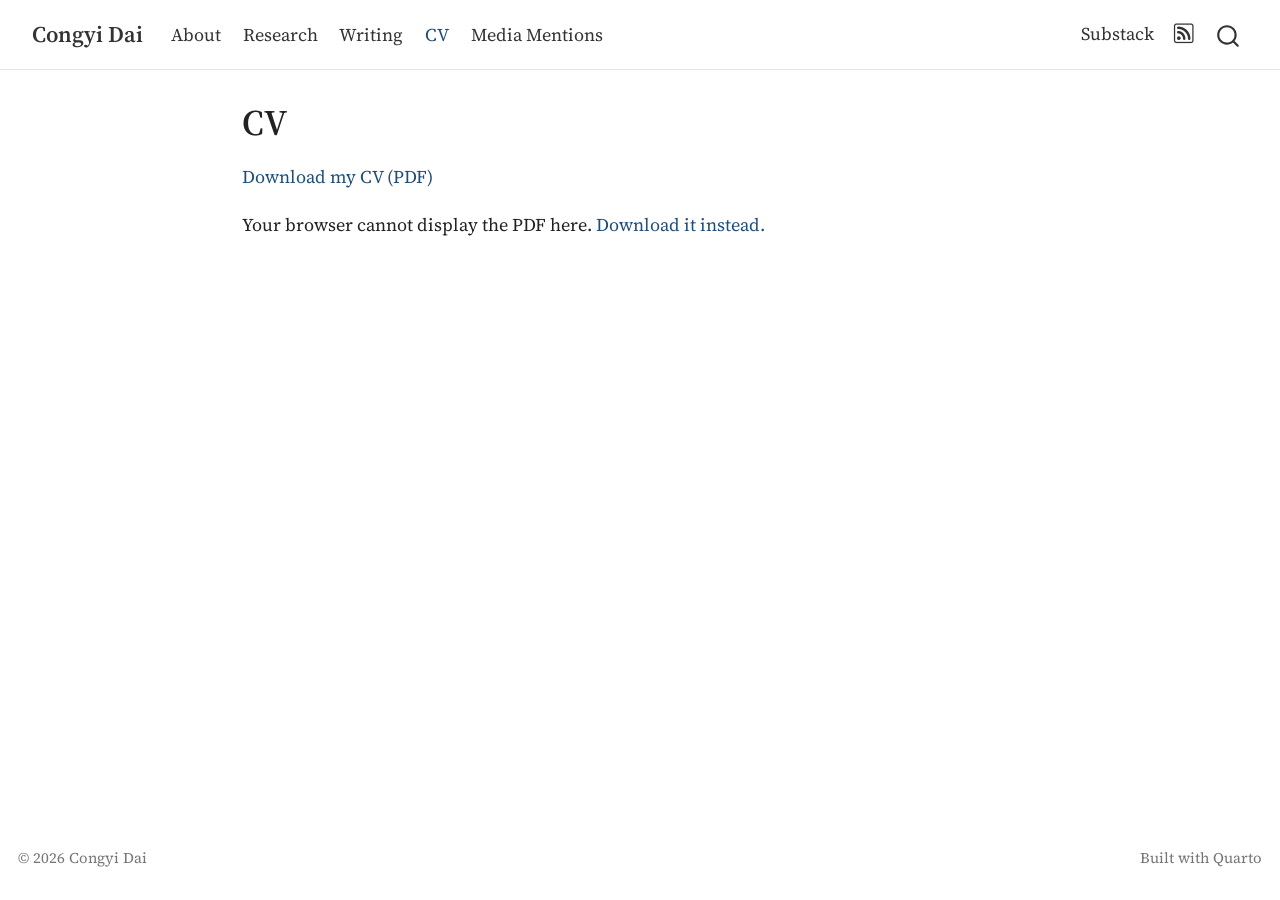
<file: docs/cv.html>
<!DOCTYPE html>
<html xmlns="http://www.w3.org/1999/xhtml" lang="en" xml:lang="en"><head>

<meta charset="utf-8">
<meta name="generator" content="quarto-1.11.9">

<meta name="viewport" content="width=device-width, initial-scale=1.0, user-scalable=yes">


<title>CV – Congyi Dai</title>
<style>
/* Default styles provided by pandoc.
** See https://pandoc.org/MANUAL.html#variables-for-html for config info.
*/
span.smallcaps{font-variant: small-caps;}
div.columns{display: flex; gap: 1.5em;}
div.column{flex: auto;}
@media screen {
div.columns{gap: min(4vw, 1.5em);}
div.column{overflow-x: auto;}
}
div.hanging-indent{margin-left: 1.5em; text-indent: -1.5em;}
ul.task-list{list-style: none;}
ul.task-list li input[type="checkbox"] {
  width: 0.8em;
  margin: 0 0.8em 0.2em -1em; /* quarto-specific, see https://github.com/quarto-dev/quarto-cli/issues/4556 */ 
  vertical-align: middle;
}
</style>


<script src="site_libs/quarto-nav/quarto-nav.js"></script>
<script src="site_libs/quarto-nav/headroom.min.js"></script>
<script src="site_libs/clipboard/clipboard.min.js"></script>
<script src="site_libs/quarto-search/autocomplete.umd.js"></script>
<script src="site_libs/quarto-search/fuse.min.js"></script>
<script src="site_libs/quarto-search/quarto-search.js"></script>
<meta name="quarto:offset" content="./">
<link href="./images/headshot.svg" rel="icon" type="image/svg+xml">
<script src="site_libs/quarto-html/quarto.js" type="module"></script>
<script src="site_libs/quarto-html/tabsets/tabsets.js" type="module"></script>
<script src="site_libs/quarto-html/scrollable-regions/scrollable-regions.js" type="module"></script>
<script src="site_libs/quarto-html/popper.min.js"></script>
<script src="site_libs/quarto-html/tippy.umd.min.js"></script>
<script src="site_libs/quarto-html/anchor.min.js"></script>
<link href="site_libs/quarto-html/tippy.css" rel="stylesheet">
<link href="site_libs/quarto-html/quarto-syntax-highlighting-63b5708e65d6cd79cd7618c58d0c21e7.css" rel="stylesheet" id="quarto-text-highlighting-styles">
<script src="site_libs/bootstrap/bootstrap.min.js"></script>
<link href="site_libs/bootstrap/bootstrap-icons.css" rel="stylesheet">
<link href="site_libs/bootstrap/bootstrap-2cafa0ff1d887e9f09a91a93ddaf8972.min.css" rel="stylesheet" append-hash="true" id="quarto-bootstrap" data-mode="light">
<script id="quarto-search-options" type="application/json">{
  "location": "navbar",
  "copy-button": false,
  "collapse-after": 3,
  "panel-placement": "end",
  "type": "overlay",
  "limit": 50,
  "keyboard-shortcut": [
    "f",
    "/",
    "s"
  ],
  "show-item-context": false,
  "language": {
    "search-no-results-text": "No results",
    "search-matching-documents-text": "matching documents",
    "search-copy-link-title": "Copy link to search",
    "search-hide-matches-text": "Hide additional matches",
    "search-more-match-text": "more match in this document",
    "search-more-matches-text": "more matches in this document",
    "search-clear-button-title": "Clear",
    "search-text-placeholder": "",
    "search-detached-cancel-button-title": "Cancel",
    "search-submit-button-title": "Submit",
    "search-label": "Search"
  }
}</script>
<style>html{ scroll-behavior: smooth; }</style>


</head>

<body class="nav-fixed fullcontent quarto-light"><a id="quarto-skip-link" class="visually-hidden-focusable" href="#quarto-document-content">Skip to main content</a>

<div id="quarto-search-results"></div>
  <header id="quarto-header" class="headroom fixed-top">
    <nav class="navbar navbar-expand-lg " data-bs-theme="dark" aria-label="Site">
      <div class="navbar-container container-fluid">
      <div class="navbar-brand-container mx-auto">
    <a class="navbar-brand" href="./index.html">
    <span class="navbar-title">Congyi Dai</span>
    </a>
  </div>
          <button class="navbar-toggler" type="button" data-bs-toggle="collapse" data-bs-target="#navbarCollapse" aria-controls="navbarCollapse" aria-expanded="false" aria-label="Toggle navigation" onclick="if (window.quartoToggleHeadroom) { window.quartoToggleHeadroom(); }">
  <span class="navbar-toggler-icon"></span>
</button>
          <div class="collapse navbar-collapse" id="navbarCollapse">
            <ul class="navbar-nav navbar-nav-scroll me-auto">
  <li class="nav-item">
    <a class="nav-link" href="./index.html"> 
<span class="menu-text">About</span></a>
  </li>  
  <li class="nav-item">
    <a class="nav-link" href="./research.html"> 
<span class="menu-text">Research</span></a>
  </li>  
  <li class="nav-item">
    <a class="nav-link" href="./writing.html"> 
<span class="menu-text">Writing</span></a>
  </li>  
  <li class="nav-item">
    <a class="nav-link active" href="./cv.html" aria-current="page"> 
<span class="menu-text">CV</span></a>
  </li>  
  <li class="nav-item">
    <a class="nav-link" href="./media.html"> 
<span class="menu-text">Media Mentions</span></a>
  </li>  
</ul>
            <ul class="navbar-nav navbar-nav-scroll ms-auto">
  <li class="nav-item">
    <a class="nav-link" href="https://substack.com/@congyidai"> 
<span class="menu-text">Substack</span></a>
  </li>  
  <li class="nav-item compact">
    <a class="nav-link" href="./writing.xml"> <i class="bi bi-rss" role="img">
</i> 
<span class="menu-text"></span></a>
  </li>  
</ul>
          </div> <!-- /navcollapse -->
            <div class="quarto-navbar-tools">
</div>
            <div id="quarto-search" class="" title="Search"></div>
      </div> <!-- /container-fluid -->
    </nav>
</header>
<!-- content -->
<div id="quarto-content" class="quarto-container page-columns page-rows-contents page-layout-article page-navbar">
<!-- sidebar -->
<!-- margin-sidebar -->
    
<!-- main -->
<main class="content" id="quarto-document-content" tabindex="-1">

<header id="title-block-header" class="quarto-title-block default">
<div class="quarto-title">
<h1 class="title">CV</h1>
</div>



<div class="quarto-title-meta">

    
  
    
  </div>
  


</header>


<p><a href="files/Dai_CV.pdf">Download my CV (PDF)</a></p>
<!-- To update: replace files/Dai_CV.pdf with your latest CV, keeping the same file name, then re-render. -->
<object data="files/Dai_CV.pdf" type="application/pdf" width="100%" height="900px">
<p>
Your browser cannot display the PDF here. <a href="files/Dai_CV.pdf">Download it instead.</a>
</p>
</object>



</main> <!-- /main -->
<script id="quarto-html-after-body" type="application/javascript">
  window.document.addEventListener("DOMContentLoaded", function (event) {
    const icon = "";
    const anchorJS = new window.AnchorJS();
    anchorJS.options = {
      placement: 'right',
      icon: icon
    };
    anchorJS.add('.anchored');
    const isCodeAnnotation = (el) => {
      for (const clz of el.classList) {
        if (clz.startsWith('code-annotation-')) {                     
          return true;
        }
      }
      return false;
    }
    const onCopySuccess = function(e) {
      // button target
      const button = e.trigger;
      // don't keep focus
      button.blur();
      // flash "checked"
      button.classList.add('code-copy-button-checked');
      var currentTitle = button.getAttribute("title");
      button.setAttribute("title", "Copied!");
      let tooltip;
      if (window.bootstrap) {
        button.setAttribute("data-bs-toggle", "tooltip");
        button.setAttribute("data-bs-placement", "left");
        button.setAttribute("data-bs-title", "Copied!");
        tooltip = new bootstrap.Tooltip(button, 
          { trigger: "manual", 
            customClass: "code-copy-button-tooltip",
            offset: [0, -8]});
        tooltip.show();    
      }
      setTimeout(function() {
        if (tooltip) {
          tooltip.hide();
          button.removeAttribute("data-bs-title");
          button.removeAttribute("data-bs-toggle");
          button.removeAttribute("data-bs-placement");
        }
        button.setAttribute("title", currentTitle);
        button.classList.remove('code-copy-button-checked');
      }, 1000);
      // clear code selection
      e.clearSelection();
    }
    const getTextToCopy = function(trigger) {
      const outerScaffold = trigger.parentElement.cloneNode(true);
      const codeEl = outerScaffold.querySelector('code');
      for (const childEl of codeEl.children) {
        if (isCodeAnnotation(childEl)) {
          childEl.remove();
        }
      }
      return codeEl.innerText;
    }
    const clipboard = new window.ClipboardJS('.code-copy-button:not([data-in-quarto-modal])', {
      text: getTextToCopy
    });
    clipboard.on('success', onCopySuccess);
    if (window.document.getElementById('quarto-embedded-source-code-modal')) {
      const clipboardModal = new window.ClipboardJS('.code-copy-button[data-in-quarto-modal]', {
        text: getTextToCopy,
        container: window.document.getElementById('quarto-embedded-source-code-modal')
      });
      clipboardModal.on('success', onCopySuccess);
    }
      var localhostRegex = new RegExp(/^(?:http|https):\/\/localhost\:?[0-9]*\//);
      var mailtoRegex = new RegExp(/^mailto:/);
        var filterRegex = new RegExp("https:\/\/congyidai\.com");
      const newWindowLabel = "(opens in a new tab)";
      const newWindowNoteId = "quarto-ext-newwindow-label";
      // Links reference one hidden label through aria-describedby, so the
      // announcement never changes their accessible name.
      var describeNewWindow = (link) => {
        if (!window.document.getElementById(newWindowNoteId)) {
          var newWindowNote = window.document.createElement("span");
          newWindowNote.id = newWindowNoteId;
          newWindowNote.hidden = true;
          newWindowNote.textContent = newWindowLabel;
          window.document.body.appendChild(newWindowNote);
        }
        var describedBy = (link.getAttribute("aria-describedby") || "").split(/\s+/).filter(Boolean);
        if (!describedBy.includes(newWindowNoteId)) {
          describedBy.push(newWindowNoteId);
          link.setAttribute("aria-describedby", describedBy.join(" "));
        }
      }
      var isInternal = (href) => {
          return filterRegex.test(href) || localhostRegex.test(href) || mailtoRegex.test(href);
      }
      // Inspect non-navigation links and adorn them if external
      window.quartoDecorateExternalLinks = function (root) {
     var links = (root || window.document).querySelectorAll('a[href]:not(.nav-link):not(.navbar-brand):not(.toc-action):not(.sidebar-link):not(.sidebar-item-toggle):not(.pagination-link):not(.no-external):not([aria-hidden]):not(.dropdown-item):not(.quarto-navigation-tool):not(.about-link)');
      for (var i=0; i<links.length; i++) {
        const link = links[i];
        if (!isInternal(link.href)) {
          // undo the damage that might have been done by quarto-nav.js in the case of
          // links that we want to consider external
          if (link.dataset.originalHref !== undefined) {
            link.href = link.dataset.originalHref;
          }
            // target, if specified
            link.setAttribute("target", "_blank");
            if (link.getAttribute("rel") === null) {
              link.setAttribute("rel", "noopener");
            }
            describeNewWindow(link);
          if (!link.classList.contains('no-external-icon')) {
          }
        }
      }
      };
      window.quartoDecorateExternalLinks(window.document);
    // Esc closes the popup (WCAG 1.4.13) and focus leaving both trigger and
    // popup closes it (WCAG 2.4.11); tippy handles neither for interactive popups.
    const hideOnEscAndFocusOut = {
      name: 'hideOnEscAndFocusOut',
      defaultValue: true,
      fn(instance) {
        const dismiss = () => {
          // A show scheduled by the trigger delay would otherwise reopen it
          instance.clearDelayTimeouts();
          instance.hide();
        };
        const onKeyDown = (event) => {
          if (event.key !== 'Escape') {
            return;
          }
          // Keep Esc from also reaching page handlers (e.g. reveal.js overview),
          // except an open reveal.js slide menu, which Esc should close too.
          // The menu handles keys only when its keyboard option is on.
          const menuHandlesEsc = window.Reveal?.getPlugin?.('menu')?.isOpen() &&
            window.Reveal.getConfig().menu?.keyboard !== false;
          if (!menuHandlesEsc) {
            event.stopPropagation();
          }
          if (instance.popper.contains(window.document.activeElement)) {
            // Disabled while refocusing so the focus trigger does not reopen it
            instance.disable();
            instance.reference.focus();
            instance.enable();
          }
          dismiss();
        };
        const onFocusOut = (event) => {
          const target = event.relatedTarget;
          if (target && !instance.reference.contains(target) &&
              !instance.popper.contains(target)) {
            dismiss();
          }
        };
        // On the trigger too: a click trigger (code-annotations: select) has no
        // blur handling. Attached for the instance's lifetime so leaving the
        // trigger also cancels a show still pending on the trigger delay.
        instance.reference.addEventListener('focusout', onFocusOut);
        return {
          onShow() {
            window.document.addEventListener('keydown', onKeyDown, true);
            instance.popper.addEventListener('focusout', onFocusOut);
          },
          onHide() {
            window.document.removeEventListener('keydown', onKeyDown, true);
            instance.popper.removeEventListener('focusout', onFocusOut);
          },
          onDestroy() {
            instance.reference.removeEventListener('focusout', onFocusOut);
          },
        };
      },
    };
    function tippyHover(el, contentFn, onTriggerFn, onUntriggerFn) {
      const config = {
        allowHTML: true,
        maxWidth: 500,
        delay: 100,
        arrow: false,
        appendTo: function(el) {
            return el.parentElement;
        },
        interactive: true,
        interactiveBorder: 10,
        theme: 'quarto',
        placement: 'bottom-start',
        plugins: [hideOnEscAndFocusOut],
      };
      if (contentFn) {
        config.content = contentFn;
      }
      if (onTriggerFn) {
        config.onTrigger = onTriggerFn;
      }
      if (onUntriggerFn) {
        config.onUntrigger = onUntriggerFn;
      }
      window.tippy(el, config); 
    }
    const noterefs = window.document.querySelectorAll('a[role="doc-noteref"]');
    for (var i=0; i<noterefs.length; i++) {
      const ref = noterefs[i];
      tippyHover(ref, function() {
        // use id or data attribute instead here
        let href = ref.getAttribute('data-footnote-href') || ref.getAttribute('href');
        try { href = new URL(href).hash; } catch {}
        const id = href.replace(/^#\/?/, "");
        const note = window.document.getElementById(id);
        if (note) {
          return note.innerHTML;
        } else {
          return "";
        }
      });
    }
    const xrefs = window.document.querySelectorAll('a.quarto-xref');
    const processXRef = (id, note) => {
      // Strip column container classes
      const stripColumnClz = (el) => {
        el.classList.remove("page-full", "page-columns");
        if (el.children) {
          for (const child of el.children) {
            stripColumnClz(child);
          }
        }
      }
      stripColumnClz(note)
      if (id === null || id.startsWith('sec-')) {
        // Special case sections, only their first couple elements
        const container = document.createElement("div");
        if (note.children && note.children.length > 2) {
          container.appendChild(note.children[0].cloneNode(true));
          for (let i = 1; i < note.children.length; i++) {
            const child = note.children[i];
            if (child.tagName === "P" && child.innerText === "") {
              continue;
            } else {
              container.appendChild(child.cloneNode(true));
              break;
            }
          }
          if (window.Quarto?.typesetMath) {
            window.Quarto.typesetMath(container);
          }
          return container.innerHTML
        } else {
          if (window.Quarto?.typesetMath) {
            window.Quarto.typesetMath(note);
          }
          return note.innerHTML;
        }
      } else {
        // Remove any anchor links if they are present
        const anchorLink = note.querySelector('a.anchorjs-link');
        if (anchorLink) {
          anchorLink.remove();
        }
        if (window.Quarto?.typesetMath) {
          window.Quarto.typesetMath(note);
        }
        if (note.classList.contains("callout")) {
          return note.outerHTML;
        } else {
          return note.innerHTML;
        }
      }
    }
    for (var i=0; i<xrefs.length; i++) {
      const xref = xrefs[i];
      tippyHover(xref, undefined, function(instance) {
        instance.disable();
        let url = xref.getAttribute('href');
        let hash = undefined; 
        if (url.startsWith('#')) {
          hash = url;
        } else {
          try { hash = new URL(url).hash; } catch {}
        }
        if (hash) {
          const id = hash.replace(/^#\/?/, "");
          const note = window.document.getElementById(id);
          if (note !== null) {
            try {
              const html = processXRef(id, note.cloneNode(true));
              instance.setContent(html);
            } finally {
              instance.enable();
              instance.show();
            }
          } else {
            // See if we can fetch this
            fetch(url.split('#')[0])
            .then(res => res.text())
            .then(html => {
              const parser = new DOMParser();
              const htmlDoc = parser.parseFromString(html, "text/html");
              const note = htmlDoc.getElementById(id);
              if (note !== null) {
                const html = processXRef(id, note);
                instance.setContent(html);
              } 
            }).finally(() => {
              instance.enable();
              instance.show();
            });
          }
        } else {
          // See if we can fetch a full url (with no hash to target)
          // This is a special case and we should probably do some content thinning / targeting
          fetch(url)
          .then(res => res.text())
          .then(html => {
            const parser = new DOMParser();
            const htmlDoc = parser.parseFromString(html, "text/html");
            const note = htmlDoc.querySelector('main.content');
            if (note !== null) {
              // This should only happen for chapter cross references
              // (since there is no id in the URL)
              // remove the first header
              if (note.children.length > 0 && note.children[0].tagName === "HEADER") {
                note.children[0].remove();
              }
              const html = processXRef(null, note);
              instance.setContent(html);
            } 
          }).finally(() => {
            instance.enable();
            instance.show();
          });
        }
      }, function(instance) {
      });
    }
        let selectedAnnoteEl;
        const selectorForAnnotation = ( cell, annotation) => {
          let cellAttr = 'data-code-cell="' + cell + '"';
          let lineAttr = 'data-code-annotation="' +  annotation + '"';
          const selector = 'span[' + cellAttr + '][' + lineAttr + ']';
          return selector;
        }
        const selectCodeLines = (annoteEl) => {
          const doc = window.document;
          const targetCell = annoteEl.getAttribute("data-target-cell");
          const targetAnnotation = annoteEl.getAttribute("data-target-annotation");
          const annoteSpan = window.document.querySelector(selectorForAnnotation(targetCell, targetAnnotation));
          const lines = annoteSpan.getAttribute("data-code-lines").split(",");
          const lineIds = lines.map((line) => {
            return targetCell + "-" + line;
          })
          // Each band is positioned against its own containing block, which is
          // not the offsetParent of the lines, so place it from client rects.
          const placeBand = (band, firstEl, lastEl, codeBlock) => {
            const container = band.offsetParent;
            if (container === null) {
              return;
            }
            const containerRect = container.getBoundingClientRect();
            // Reveal.js scales slides with a transform, so convert client
            // pixels back to the CSS pixels of the container.
            const scale = containerRect.height / container.offsetHeight || 1;
            const firstRect = firstEl.getBoundingClientRect();
            const lastRect = lastEl.getBoundingClientRect();
            const top = (firstRect.top - containerRect.top) / scale - container.clientTop + container.scrollTop;
            const height = (lastRect.bottom - firstRect.top) / scale;
            band.style.top = top - 2 + "px";
            band.style.height = height + 4 + "px";
            if (codeBlock) {
              // Without the copy button wrapper, the containing block is wider
              // than the code block, so span the code block explicitly.
              const blockRect = codeBlock.getBoundingClientRect();
              band.style.left = (blockRect.left - containerRect.left) / scale - container.clientLeft + container.scrollLeft + "px";
              band.style.width = blockRect.width / scale + "px";
            }
          };
          if (lineIds.length > 0) {
            const el = window.document.getElementById(lineIds[0]);
            const lastEl = window.document.getElementById(lineIds[lineIds.length - 1]);
            const parent = el.parentElement.parentElement;
            // cook up a div (if necessary) and position it
            let div = window.document.getElementById("code-annotation-line-highlight");
            if (div === null) {
              div = window.document.createElement("div");
              div.setAttribute("id", "code-annotation-line-highlight");
              div.style.position = 'absolute';
              parent.appendChild(div);
            }
            placeBand(div, el, lastEl, parent.closest("div.sourceCode") || parent);
            let gutterDiv = window.document.getElementById("code-annotation-line-highlight-gutter");
            if (gutterDiv === null) {
              gutterDiv = window.document.createElement("div");
              gutterDiv.setAttribute("id", "code-annotation-line-highlight-gutter");
              gutterDiv.style.position = 'absolute';
              const codeCell = window.document.getElementById(targetCell);
              const gutter = codeCell.querySelector('.code-annotation-gutter');
              gutter.appendChild(gutterDiv);
            }
            placeBand(gutterDiv, el, lastEl);
            selectedAnnoteEl = annoteEl;
          }
        };
        const unselectCodeLines = () => {
          const elementsIds = ["code-annotation-line-highlight", "code-annotation-line-highlight-gutter"];
          elementsIds.forEach((elId) => {
            const div = window.document.getElementById(elId);
            if (div) {
              div.remove();
            }
          });
          selectedAnnoteEl = undefined;
        };
          // Handle positioning of the toggle
      window.addEventListener(
        "resize",
        throttle(() => {
          elRect = undefined;
          if (selectedAnnoteEl) {
            selectCodeLines(selectedAnnoteEl);
          }
        }, 10)
      );
      function throttle(fn, ms) {
      let throttle = false;
      let timer;
        return (...args) => {
          if(!throttle) { // first call gets through
              fn.apply(this, args);
              throttle = true;
          } else { // all the others get throttled
              if(timer) clearTimeout(timer); // cancel #2
              timer = setTimeout(() => {
                fn.apply(this, args);
                timer = throttle = false;
              }, ms);
          }
        };
      }
        // Attach click handler to the DT
        const annoteDls = window.document.querySelectorAll('dt[data-target-cell]');
        for (const annoteDlNode of annoteDls) {
          annoteDlNode.addEventListener('click', (event) => {
            const clickedEl = event.target;
            if (clickedEl !== selectedAnnoteEl) {
              unselectCodeLines();
              const activeEl = window.document.querySelector('dt[data-target-cell].code-annotation-active');
              if (activeEl) {
                activeEl.classList.remove('code-annotation-active');
              }
              selectCodeLines(clickedEl);
              clickedEl.classList.add('code-annotation-active');
            } else {
              // Unselect the line
              unselectCodeLines();
              clickedEl.classList.remove('code-annotation-active');
            }
          });
        }
    const findCites = (el) => {
      const parentEl = el.parentElement;
      if (parentEl) {
        const cites = parentEl.dataset.cites;
        if (cites) {
          return {
            el,
            cites: cites.split(' ')
          };
        } else {
          return findCites(el.parentElement)
        }
      } else {
        return undefined;
      }
    };
    var bibliorefs = window.document.querySelectorAll('a[role="doc-biblioref"]');
    for (var i=0; i<bibliorefs.length; i++) {
      const ref = bibliorefs[i];
      const citeInfo = findCites(ref);
      if (citeInfo) {
        tippyHover(citeInfo.el, function() {
          var popup = window.document.createElement('div');
          citeInfo.cites.forEach(function(cite) {
            var citeDiv = window.document.createElement('div');
            citeDiv.classList.add('hanging-indent');
            citeDiv.classList.add('csl-entry');
            var biblioDiv = window.document.getElementById('ref-' + cite);
            if (biblioDiv) {
              citeDiv.innerHTML = biblioDiv.innerHTML;
            }
            popup.appendChild(citeDiv);
          });
          return popup.innerHTML;
        });
      }
    }
  });
  </script>
  <script type="application/javascript">
  window.quartoScrollableRegionsLabels = {"code":"Scrollable code","output":"Scrollable output"};
  </script>
</div> <!-- /content -->
<footer class="footer">
  <div class="nav-footer">
    <div class="nav-footer-left">
<p>© 2026 Congyi Dai</p>
</div>   
    <div class="nav-footer-center">
      &nbsp;
    </div>
    <div class="nav-footer-right">
<p>Built with <a href="https://quarto.org">Quarto</a></p>
</div>
  </div>
</footer>




<script src="site_libs/quarto-html/zenscroll-min.js"></script>
</body></html>
</file>
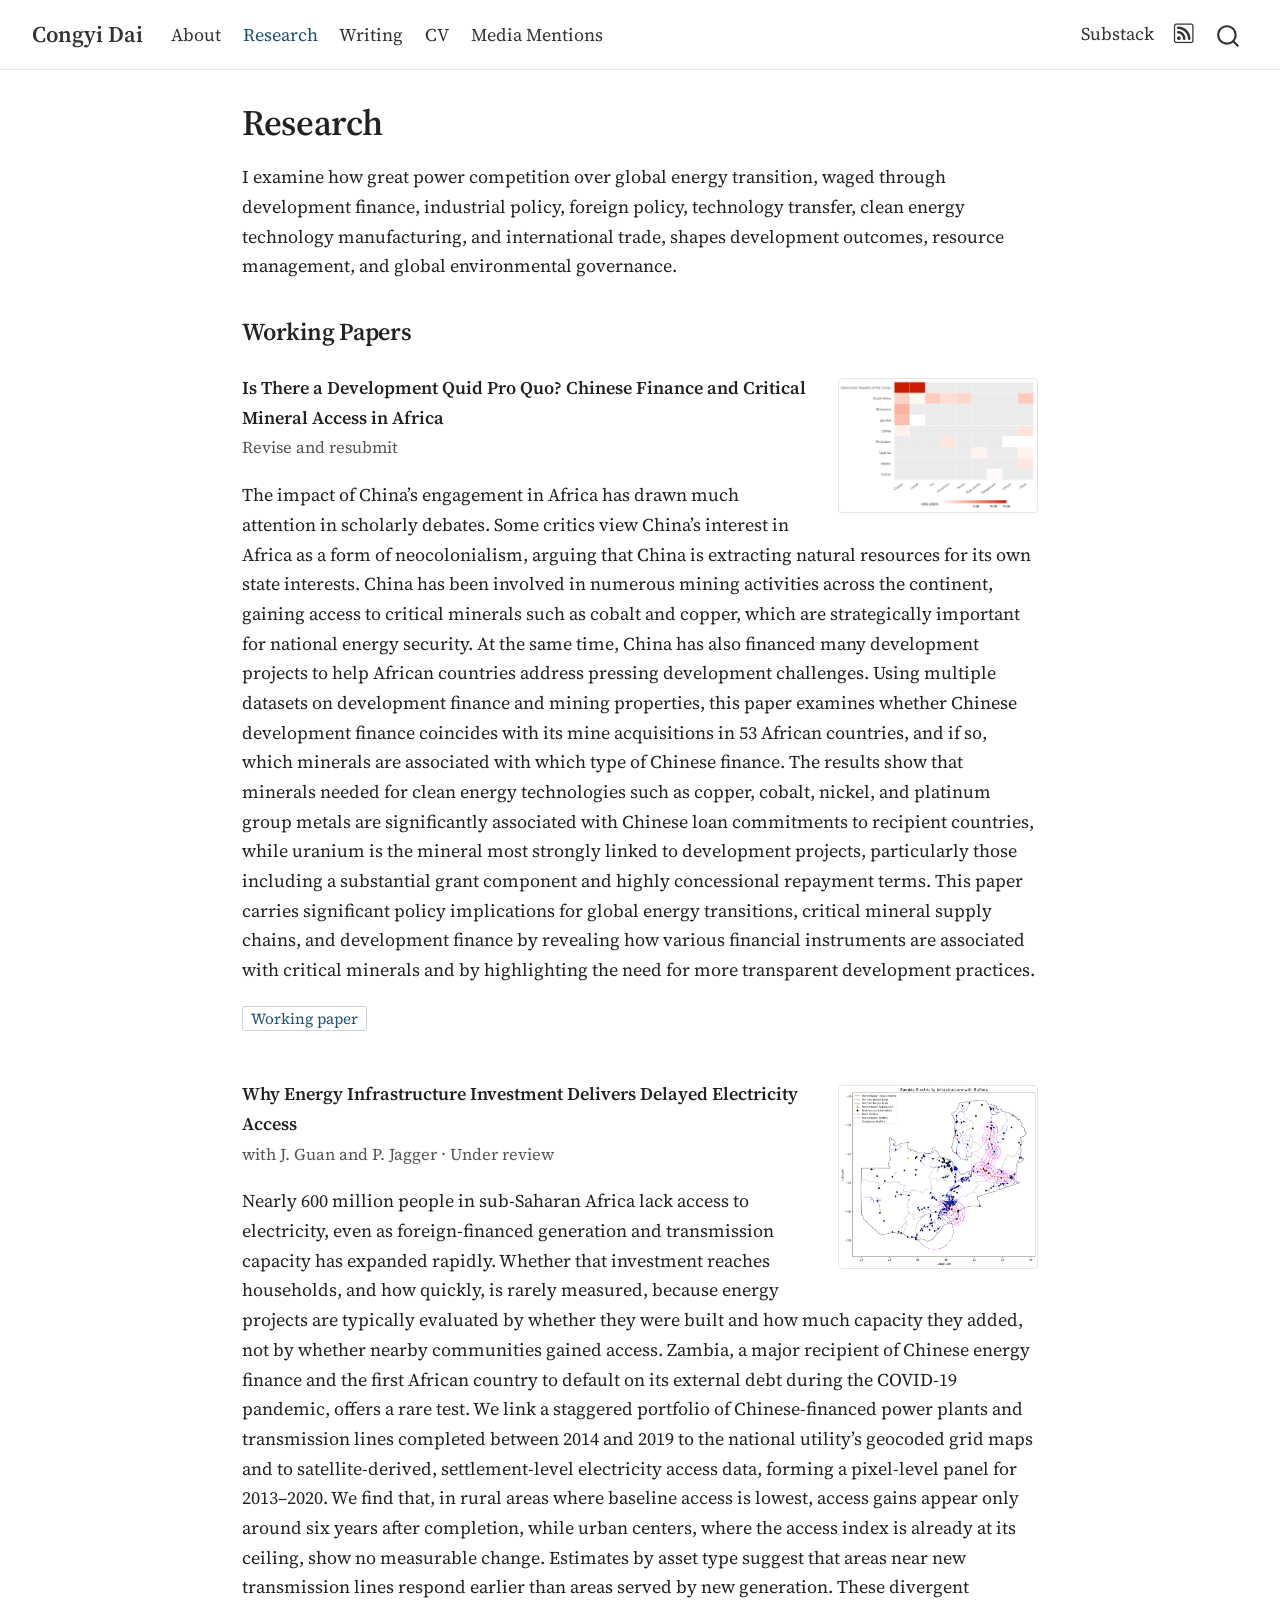
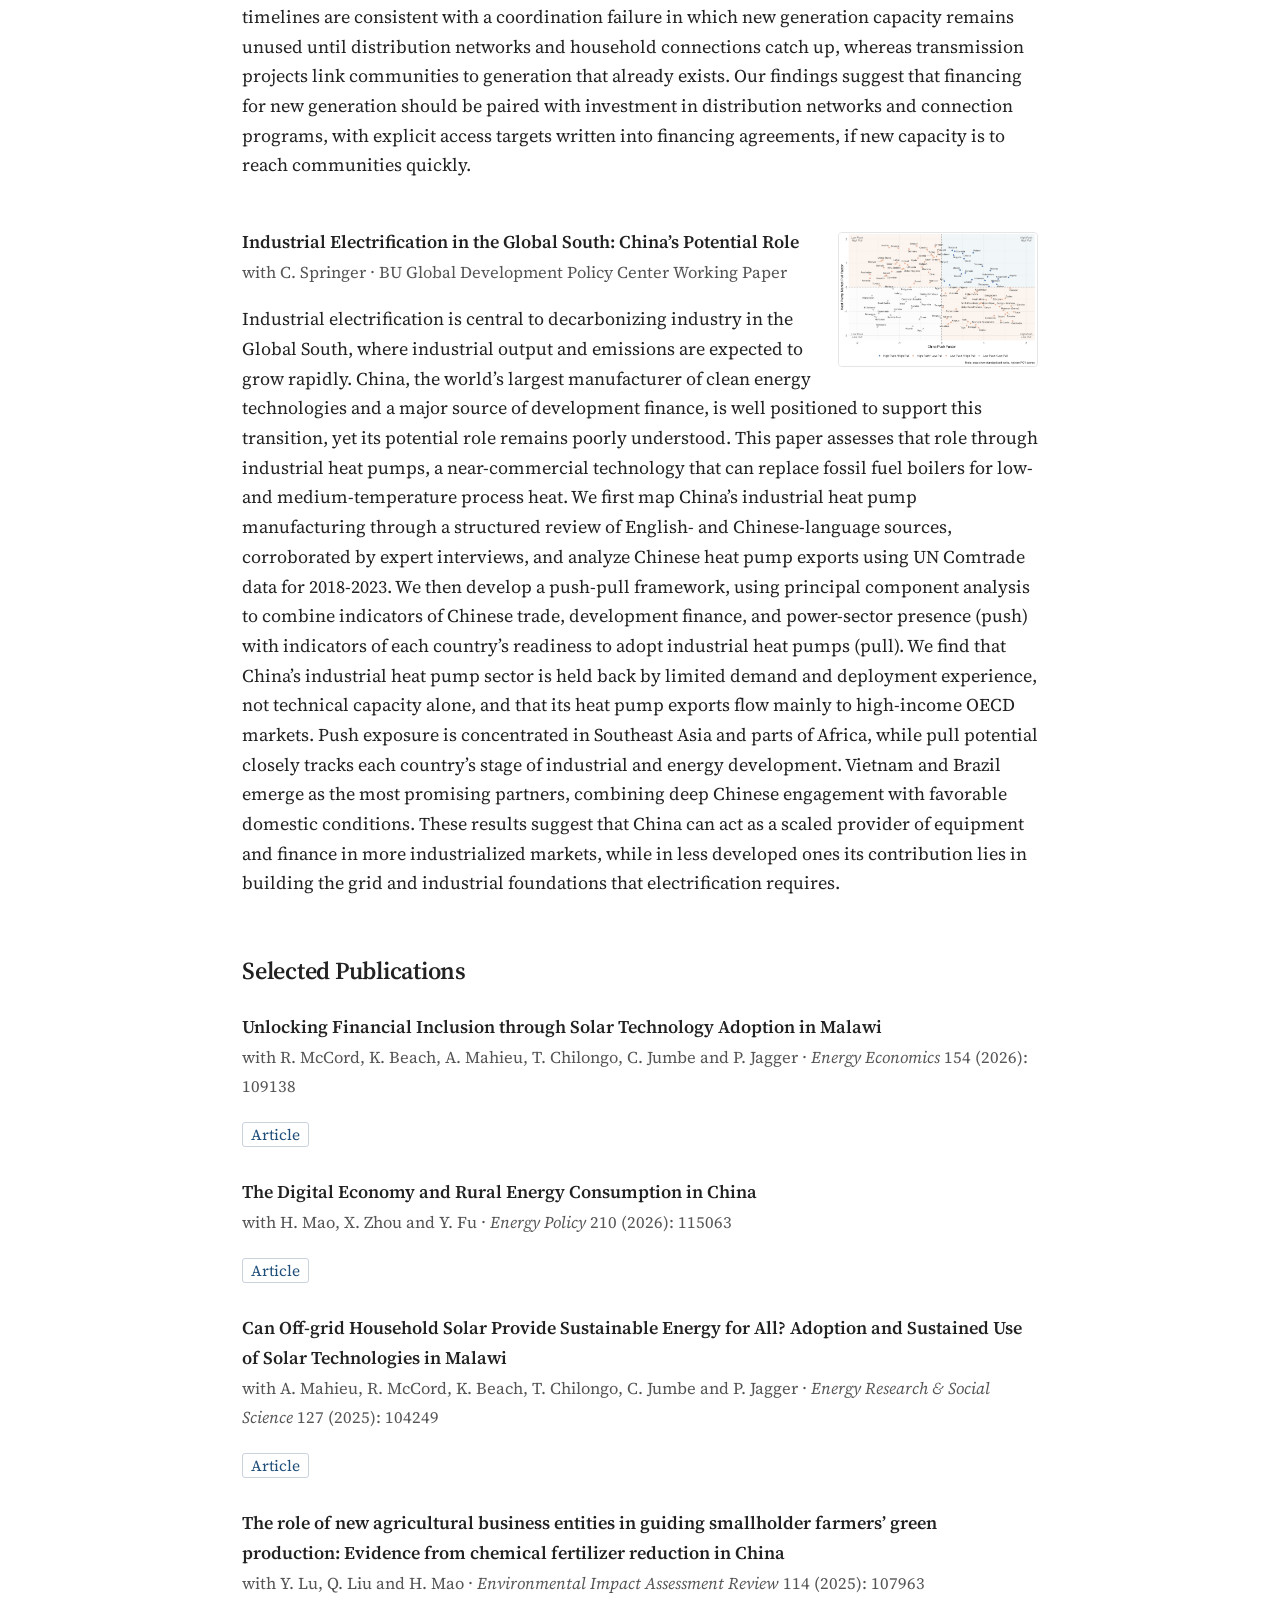
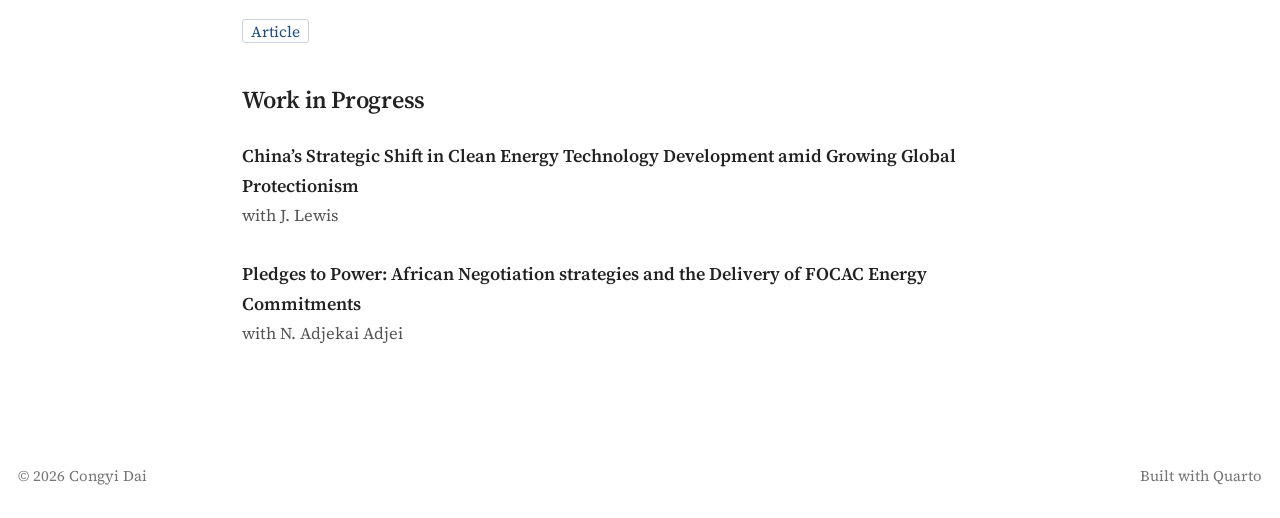
<file: docs/research.html>
<!DOCTYPE html>
<html xmlns="http://www.w3.org/1999/xhtml" lang="en" xml:lang="en"><head>

<meta charset="utf-8">
<meta name="generator" content="quarto-1.11.9">

<meta name="viewport" content="width=device-width, initial-scale=1.0, user-scalable=yes">


<title>Research – Congyi Dai</title>
<style>
/* Default styles provided by pandoc.
** See https://pandoc.org/MANUAL.html#variables-for-html for config info.
*/
span.smallcaps{font-variant: small-caps;}
div.columns{display: flex; gap: 1.5em;}
div.column{flex: auto;}
@media screen {
div.columns{gap: min(4vw, 1.5em);}
div.column{overflow-x: auto;}
}
div.hanging-indent{margin-left: 1.5em; text-indent: -1.5em;}
ul.task-list{list-style: none;}
ul.task-list li input[type="checkbox"] {
  width: 0.8em;
  margin: 0 0.8em 0.2em -1em; /* quarto-specific, see https://github.com/quarto-dev/quarto-cli/issues/4556 */ 
  vertical-align: middle;
}
</style>


<script src="site_libs/quarto-nav/quarto-nav.js"></script>
<script src="site_libs/quarto-nav/headroom.min.js"></script>
<script src="site_libs/clipboard/clipboard.min.js"></script>
<script src="site_libs/quarto-search/autocomplete.umd.js"></script>
<script src="site_libs/quarto-search/fuse.min.js"></script>
<script src="site_libs/quarto-search/quarto-search.js"></script>
<meta name="quarto:offset" content="./">
<link href="./images/headshot.svg" rel="icon" type="image/svg+xml">
<script src="site_libs/quarto-html/quarto.js" type="module"></script>
<script src="site_libs/quarto-html/tabsets/tabsets.js" type="module"></script>
<script src="site_libs/quarto-html/scrollable-regions/scrollable-regions.js" type="module"></script>
<script src="site_libs/quarto-html/popper.min.js"></script>
<script src="site_libs/quarto-html/tippy.umd.min.js"></script>
<script src="site_libs/quarto-html/anchor.min.js"></script>
<link href="site_libs/quarto-html/tippy.css" rel="stylesheet">
<link href="site_libs/quarto-html/quarto-syntax-highlighting-63b5708e65d6cd79cd7618c58d0c21e7.css" rel="stylesheet" id="quarto-text-highlighting-styles">
<script src="site_libs/bootstrap/bootstrap.min.js"></script>
<link href="site_libs/bootstrap/bootstrap-icons.css" rel="stylesheet">
<link href="site_libs/bootstrap/bootstrap-2cafa0ff1d887e9f09a91a93ddaf8972.min.css" rel="stylesheet" append-hash="true" id="quarto-bootstrap" data-mode="light">
<script id="quarto-search-options" type="application/json">{
  "location": "navbar",
  "copy-button": false,
  "collapse-after": 3,
  "panel-placement": "end",
  "type": "overlay",
  "limit": 50,
  "keyboard-shortcut": [
    "f",
    "/",
    "s"
  ],
  "show-item-context": false,
  "language": {
    "search-no-results-text": "No results",
    "search-matching-documents-text": "matching documents",
    "search-copy-link-title": "Copy link to search",
    "search-hide-matches-text": "Hide additional matches",
    "search-more-match-text": "more match in this document",
    "search-more-matches-text": "more matches in this document",
    "search-clear-button-title": "Clear",
    "search-text-placeholder": "",
    "search-detached-cancel-button-title": "Cancel",
    "search-submit-button-title": "Submit",
    "search-label": "Search"
  }
}</script>
<style>html{ scroll-behavior: smooth; }</style>


</head>

<body class="nav-fixed fullcontent quarto-light"><a id="quarto-skip-link" class="visually-hidden-focusable" href="#quarto-document-content">Skip to main content</a>

<div id="quarto-search-results"></div>
  <header id="quarto-header" class="headroom fixed-top">
    <nav class="navbar navbar-expand-lg " data-bs-theme="dark" aria-label="Site">
      <div class="navbar-container container-fluid">
      <div class="navbar-brand-container mx-auto">
    <a class="navbar-brand" href="./index.html">
    <span class="navbar-title">Congyi Dai</span>
    </a>
  </div>
          <button class="navbar-toggler" type="button" data-bs-toggle="collapse" data-bs-target="#navbarCollapse" aria-controls="navbarCollapse" aria-expanded="false" aria-label="Toggle navigation" onclick="if (window.quartoToggleHeadroom) { window.quartoToggleHeadroom(); }">
  <span class="navbar-toggler-icon"></span>
</button>
          <div class="collapse navbar-collapse" id="navbarCollapse">
            <ul class="navbar-nav navbar-nav-scroll me-auto">
  <li class="nav-item">
    <a class="nav-link" href="./index.html"> 
<span class="menu-text">About</span></a>
  </li>  
  <li class="nav-item">
    <a class="nav-link active" href="./research.html" aria-current="page"> 
<span class="menu-text">Research</span></a>
  </li>  
  <li class="nav-item">
    <a class="nav-link" href="./writing.html"> 
<span class="menu-text">Writing</span></a>
  </li>  
  <li class="nav-item">
    <a class="nav-link" href="./cv.html"> 
<span class="menu-text">CV</span></a>
  </li>  
  <li class="nav-item">
    <a class="nav-link" href="./media.html"> 
<span class="menu-text">Media Mentions</span></a>
  </li>  
</ul>
            <ul class="navbar-nav navbar-nav-scroll ms-auto">
  <li class="nav-item">
    <a class="nav-link" href="https://substack.com/@congyidai"> 
<span class="menu-text">Substack</span></a>
  </li>  
  <li class="nav-item compact">
    <a class="nav-link" href="./writing.xml"> <i class="bi bi-rss" role="img">
</i> 
<span class="menu-text"></span></a>
  </li>  
</ul>
          </div> <!-- /navcollapse -->
            <div class="quarto-navbar-tools">
</div>
            <div id="quarto-search" class="" title="Search"></div>
      </div> <!-- /container-fluid -->
    </nav>
</header>
<!-- content -->
<div id="quarto-content" class="quarto-container page-columns page-rows-contents page-layout-article page-navbar">
<!-- sidebar -->
<!-- margin-sidebar -->
    
<!-- main -->
<main class="content" id="quarto-document-content" tabindex="-1">

<header id="title-block-header" class="quarto-title-block default">
<div class="quarto-title">
<h1 class="title">Research</h1>
</div>



<div class="quarto-title-meta">

    
  
    
  </div>
  


</header>


<p>I examine how great power competition over global energy transition, waged through development finance, industrial policy, foreign policy, technology transfer, clean energy technology manufacturing, and international trade, shapes development outcomes, resource management, and global environmental governance.</p>
<section id="working-papers" class="level2">
<h2 class="anchored" data-anchor-id="working-papers">Working Papers</h2>
<div class="paper">
<p><img src="images/transition-mineral-finance.png" class="paper-thumb img-fluid" alt="China's overseaes transition mineral financing"> <span class="paper-title">Is There a Development Quid Pro Quo? Chinese Finance and Critical Mineral Access in Africa</span><br>
<span class="paper-meta">Revise and resubmit</span></p>
<p>The impact of China’s engagement in Africa has drawn much attention in scholarly debates. Some critics view China’s interest in Africa as a form of neocolonialism, arguing that China is extracting natural resources for its own state interests. China has been involved in numerous mining activities across the continent, gaining access to critical minerals such as cobalt and copper, which are strategically important for national energy security. At the same time, China has also financed many development projects to help African countries address pressing development challenges. Using multiple datasets on development finance and mining properties, this paper examines whether Chinese development finance coincides with its mine acquisitions in 53 African countries, and if so, which minerals are associated with which type of Chinese finance. The results show that minerals needed for clean energy technologies such as copper, cobalt, nickel, and platinum group metals are significantly associated with Chinese loan commitments to recipient countries, while uranium is the mineral most strongly linked to development projects, particularly those including a substantial grant component and highly concessional repayment terms. This paper carries significant policy implications for global energy transitions, critical mineral supply chains, and development finance by revealing how various financial instruments are associated with critical minerals and by highlighting the need for more transparent development practices.</p>
<p><span class="paper-links"><a href="files/Dai_Quid_Pro_Quo_WP.pdf">Working paper</a></span></p>
</div>
<div class="paper">
<p><img src="images/zambia-map.png" class="paper-thumb img-fluid" alt="The map of Zambia's grid network with Chinese project buffers"> <span class="paper-title">Why Energy Infrastructure Investment Delivers Delayed Electricity Access</span><br>
<span class="paper-meta">with J. Guan and P. Jagger · Under review</span></p>
<p>Nearly 600 million people in sub-Saharan Africa lack access to electricity, even as foreign-financed generation and transmission capacity has expanded rapidly. Whether that investment reaches households, and how quickly, is rarely measured, because energy projects are typically evaluated by whether they were built and how much capacity they added, not by whether nearby communities gained access. Zambia, a major recipient of Chinese energy finance and the first African country to default on its external debt during the COVID-19 pandemic, offers a rare test. We link a staggered portfolio of Chinese-financed power plants and transmission lines completed between 2014 and 2019 to the national utility’s geocoded grid maps and to satellite-derived, settlement-level electricity access data, forming a pixel-level panel for 2013–2020. We find that, in rural areas where baseline access is lowest, access gains appear only around six years after completion, while urban centers, where the access index is already at its ceiling, show no measurable change. Estimates by asset type suggest that areas near new transmission lines respond earlier than areas served by new generation. These divergent timelines are consistent with a coordination failure in which new generation capacity remains unused until distribution networks and household connections catch up, whereas transmission projects link communities to generation that already exists. Our findings suggest that financing for new generation should be paired with investment in distribution networks and connection programs, with explicit access targets written into financing agreements, if new capacity is to reach communities quickly.</p>
</div>
<div class="paper">
<p><img src="images/push-pull.png" class="paper-thumb img-fluid" alt="The push-pull framework of China's role in global industrial electrification"> <span class="paper-title">Industrial Electrification in the Global South: China’s Potential Role</span><br>
<span class="paper-meta">with C. Springer · BU Global Development Policy Center Working Paper</span></p>
<p>Industrial electrification is central to decarbonizing industry in the Global South, where industrial output and emissions are expected to grow rapidly. China, the world’s largest manufacturer of clean energy technologies and a major source of development finance, is well positioned to support this transition, yet its potential role remains poorly understood. This paper assesses that role through industrial heat pumps, a near-commercial technology that can replace fossil fuel boilers for low- and medium-temperature process heat. We first map China’s industrial heat pump manufacturing through a structured review of English- and Chinese-language sources, corroborated by expert interviews, and analyze Chinese heat pump exports using UN Comtrade data for 2018-2023. We then develop a push-pull framework, using principal component analysis to combine indicators of Chinese trade, development finance, and power-sector presence (push) with indicators of each country’s readiness to adopt industrial heat pumps (pull). We find that China’s industrial heat pump sector is held back by limited demand and deployment experience, not technical capacity alone, and that its heat pump exports flow mainly to high-income OECD markets. Push exposure is concentrated in Southeast Asia and parts of Africa, while pull potential closely tracks each country’s stage of industrial and energy development. Vietnam and Brazil emerge as the most promising partners, combining deep Chinese engagement with favorable domestic conditions. These results suggest that China can act as a scaled provider of equipment and finance in more industrialized markets, while in less developed ones its contribution lies in building the grid and industrial foundations that electrification requires.</p>
</div>
</section>
<section id="selected-publications" class="level2">
<h2 class="anchored" data-anchor-id="selected-publications">Selected Publications</h2>
<div class="paper">
<p><span class="paper-title">Unlocking Financial Inclusion through Solar Technology Adoption in Malawi</span><br>
<span class="paper-meta">with R. McCord, K. Beach, A. Mahieu, T. Chilongo, C. Jumbe and P. Jagger · <em>Energy Economics</em> 154 (2026): 109138</span></p>
<p><span class="paper-links"><a href="https://doi.org/10.1016/j.eneco.2026.109138">Article</a></span></p>
</div>
<div class="paper">
<p><span class="paper-title">The Digital Economy and Rural Energy Consumption in China</span><br>
<span class="paper-meta">with H. Mao, X. Zhou and Y. Fu · <em>Energy Policy</em> 210 (2026): 115063</span></p>
<p><span class="paper-links"><a href="https://doi.org/10.1016/j.enpol.2025.115063">Article</a></span></p>
</div>
<div class="paper">
<p><span class="paper-title">Can Off-grid Household Solar Provide Sustainable Energy for All? Adoption and Sustained Use of Solar Technologies in Malawi</span><br>
<span class="paper-meta">with A. Mahieu, R. McCord, K. Beach, T. Chilongo, C. Jumbe and P. Jagger · <em>Energy Research &amp; Social Science</em> 127 (2025): 104249</span></p>
<p><span class="paper-links"><a href="https://doi.org/10.1016/j.erss.2025.104249">Article</a></span></p>
</div>
<div class="paper">
<p><span class="paper-title">The role of new agricultural business entities in guiding smallholder farmers’ green production: Evidence from chemical fertilizer reduction in China</span><br>
<span class="paper-meta">with Y. Lu, Q. Liu and H. Mao · <em>Environmental Impact Assessment Review</em> 114 (2025): 107963</span></p>
<p><span class="paper-links"><a href="https://doi.org/10.1016/j.eiar.2025.107963">Article</a></span></p>
</div>
</section>
<section id="work-in-progress" class="level2">
<h2 class="anchored" data-anchor-id="work-in-progress">Work in Progress</h2>
<div class="paper">
<p><span class="paper-title">China’s Strategic Shift in Clean Energy Technology Development amid Growing Global Protectionism</span><br>
<span class="paper-meta">with J. Lewis</span></p>
</div>
<div class="paper">
<p><span class="paper-title">Pledges to Power: African Negotiation strategies and the Delivery of FOCAC Energy Commitments</span><br>
<span class="paper-meta">with N. Adjekai Adjei</span></p>
</div>


</section>

</main> <!-- /main -->
<script id="quarto-html-after-body" type="application/javascript">
  window.document.addEventListener("DOMContentLoaded", function (event) {
    const icon = "";
    const anchorJS = new window.AnchorJS();
    anchorJS.options = {
      placement: 'right',
      icon: icon
    };
    anchorJS.add('.anchored');
    const isCodeAnnotation = (el) => {
      for (const clz of el.classList) {
        if (clz.startsWith('code-annotation-')) {                     
          return true;
        }
      }
      return false;
    }
    const onCopySuccess = function(e) {
      // button target
      const button = e.trigger;
      // don't keep focus
      button.blur();
      // flash "checked"
      button.classList.add('code-copy-button-checked');
      var currentTitle = button.getAttribute("title");
      button.setAttribute("title", "Copied!");
      let tooltip;
      if (window.bootstrap) {
        button.setAttribute("data-bs-toggle", "tooltip");
        button.setAttribute("data-bs-placement", "left");
        button.setAttribute("data-bs-title", "Copied!");
        tooltip = new bootstrap.Tooltip(button, 
          { trigger: "manual", 
            customClass: "code-copy-button-tooltip",
            offset: [0, -8]});
        tooltip.show();    
      }
      setTimeout(function() {
        if (tooltip) {
          tooltip.hide();
          button.removeAttribute("data-bs-title");
          button.removeAttribute("data-bs-toggle");
          button.removeAttribute("data-bs-placement");
        }
        button.setAttribute("title", currentTitle);
        button.classList.remove('code-copy-button-checked');
      }, 1000);
      // clear code selection
      e.clearSelection();
    }
    const getTextToCopy = function(trigger) {
      const outerScaffold = trigger.parentElement.cloneNode(true);
      const codeEl = outerScaffold.querySelector('code');
      for (const childEl of codeEl.children) {
        if (isCodeAnnotation(childEl)) {
          childEl.remove();
        }
      }
      return codeEl.innerText;
    }
    const clipboard = new window.ClipboardJS('.code-copy-button:not([data-in-quarto-modal])', {
      text: getTextToCopy
    });
    clipboard.on('success', onCopySuccess);
    if (window.document.getElementById('quarto-embedded-source-code-modal')) {
      const clipboardModal = new window.ClipboardJS('.code-copy-button[data-in-quarto-modal]', {
        text: getTextToCopy,
        container: window.document.getElementById('quarto-embedded-source-code-modal')
      });
      clipboardModal.on('success', onCopySuccess);
    }
      var localhostRegex = new RegExp(/^(?:http|https):\/\/localhost\:?[0-9]*\//);
      var mailtoRegex = new RegExp(/^mailto:/);
        var filterRegex = new RegExp("https:\/\/congyidai\.com");
      const newWindowLabel = "(opens in a new tab)";
      const newWindowNoteId = "quarto-ext-newwindow-label";
      // Links reference one hidden label through aria-describedby, so the
      // announcement never changes their accessible name.
      var describeNewWindow = (link) => {
        if (!window.document.getElementById(newWindowNoteId)) {
          var newWindowNote = window.document.createElement("span");
          newWindowNote.id = newWindowNoteId;
          newWindowNote.hidden = true;
          newWindowNote.textContent = newWindowLabel;
          window.document.body.appendChild(newWindowNote);
        }
        var describedBy = (link.getAttribute("aria-describedby") || "").split(/\s+/).filter(Boolean);
        if (!describedBy.includes(newWindowNoteId)) {
          describedBy.push(newWindowNoteId);
          link.setAttribute("aria-describedby", describedBy.join(" "));
        }
      }
      var isInternal = (href) => {
          return filterRegex.test(href) || localhostRegex.test(href) || mailtoRegex.test(href);
      }
      // Inspect non-navigation links and adorn them if external
      window.quartoDecorateExternalLinks = function (root) {
     var links = (root || window.document).querySelectorAll('a[href]:not(.nav-link):not(.navbar-brand):not(.toc-action):not(.sidebar-link):not(.sidebar-item-toggle):not(.pagination-link):not(.no-external):not([aria-hidden]):not(.dropdown-item):not(.quarto-navigation-tool):not(.about-link)');
      for (var i=0; i<links.length; i++) {
        const link = links[i];
        if (!isInternal(link.href)) {
          // undo the damage that might have been done by quarto-nav.js in the case of
          // links that we want to consider external
          if (link.dataset.originalHref !== undefined) {
            link.href = link.dataset.originalHref;
          }
            // target, if specified
            link.setAttribute("target", "_blank");
            if (link.getAttribute("rel") === null) {
              link.setAttribute("rel", "noopener");
            }
            describeNewWindow(link);
          if (!link.classList.contains('no-external-icon')) {
          }
        }
      }
      };
      window.quartoDecorateExternalLinks(window.document);
    // Esc closes the popup (WCAG 1.4.13) and focus leaving both trigger and
    // popup closes it (WCAG 2.4.11); tippy handles neither for interactive popups.
    const hideOnEscAndFocusOut = {
      name: 'hideOnEscAndFocusOut',
      defaultValue: true,
      fn(instance) {
        const dismiss = () => {
          // A show scheduled by the trigger delay would otherwise reopen it
          instance.clearDelayTimeouts();
          instance.hide();
        };
        const onKeyDown = (event) => {
          if (event.key !== 'Escape') {
            return;
          }
          // Keep Esc from also reaching page handlers (e.g. reveal.js overview),
          // except an open reveal.js slide menu, which Esc should close too.
          // The menu handles keys only when its keyboard option is on.
          const menuHandlesEsc = window.Reveal?.getPlugin?.('menu')?.isOpen() &&
            window.Reveal.getConfig().menu?.keyboard !== false;
          if (!menuHandlesEsc) {
            event.stopPropagation();
          }
          if (instance.popper.contains(window.document.activeElement)) {
            // Disabled while refocusing so the focus trigger does not reopen it
            instance.disable();
            instance.reference.focus();
            instance.enable();
          }
          dismiss();
        };
        const onFocusOut = (event) => {
          const target = event.relatedTarget;
          if (target && !instance.reference.contains(target) &&
              !instance.popper.contains(target)) {
            dismiss();
          }
        };
        // On the trigger too: a click trigger (code-annotations: select) has no
        // blur handling. Attached for the instance's lifetime so leaving the
        // trigger also cancels a show still pending on the trigger delay.
        instance.reference.addEventListener('focusout', onFocusOut);
        return {
          onShow() {
            window.document.addEventListener('keydown', onKeyDown, true);
            instance.popper.addEventListener('focusout', onFocusOut);
          },
          onHide() {
            window.document.removeEventListener('keydown', onKeyDown, true);
            instance.popper.removeEventListener('focusout', onFocusOut);
          },
          onDestroy() {
            instance.reference.removeEventListener('focusout', onFocusOut);
          },
        };
      },
    };
    function tippyHover(el, contentFn, onTriggerFn, onUntriggerFn) {
      const config = {
        allowHTML: true,
        maxWidth: 500,
        delay: 100,
        arrow: false,
        appendTo: function(el) {
            return el.parentElement;
        },
        interactive: true,
        interactiveBorder: 10,
        theme: 'quarto',
        placement: 'bottom-start',
        plugins: [hideOnEscAndFocusOut],
      };
      if (contentFn) {
        config.content = contentFn;
      }
      if (onTriggerFn) {
        config.onTrigger = onTriggerFn;
      }
      if (onUntriggerFn) {
        config.onUntrigger = onUntriggerFn;
      }
      window.tippy(el, config); 
    }
    const noterefs = window.document.querySelectorAll('a[role="doc-noteref"]');
    for (var i=0; i<noterefs.length; i++) {
      const ref = noterefs[i];
      tippyHover(ref, function() {
        // use id or data attribute instead here
        let href = ref.getAttribute('data-footnote-href') || ref.getAttribute('href');
        try { href = new URL(href).hash; } catch {}
        const id = href.replace(/^#\/?/, "");
        const note = window.document.getElementById(id);
        if (note) {
          return note.innerHTML;
        } else {
          return "";
        }
      });
    }
    const xrefs = window.document.querySelectorAll('a.quarto-xref');
    const processXRef = (id, note) => {
      // Strip column container classes
      const stripColumnClz = (el) => {
        el.classList.remove("page-full", "page-columns");
        if (el.children) {
          for (const child of el.children) {
            stripColumnClz(child);
          }
        }
      }
      stripColumnClz(note)
      if (id === null || id.startsWith('sec-')) {
        // Special case sections, only their first couple elements
        const container = document.createElement("div");
        if (note.children && note.children.length > 2) {
          container.appendChild(note.children[0].cloneNode(true));
          for (let i = 1; i < note.children.length; i++) {
            const child = note.children[i];
            if (child.tagName === "P" && child.innerText === "") {
              continue;
            } else {
              container.appendChild(child.cloneNode(true));
              break;
            }
          }
          if (window.Quarto?.typesetMath) {
            window.Quarto.typesetMath(container);
          }
          return container.innerHTML
        } else {
          if (window.Quarto?.typesetMath) {
            window.Quarto.typesetMath(note);
          }
          return note.innerHTML;
        }
      } else {
        // Remove any anchor links if they are present
        const anchorLink = note.querySelector('a.anchorjs-link');
        if (anchorLink) {
          anchorLink.remove();
        }
        if (window.Quarto?.typesetMath) {
          window.Quarto.typesetMath(note);
        }
        if (note.classList.contains("callout")) {
          return note.outerHTML;
        } else {
          return note.innerHTML;
        }
      }
    }
    for (var i=0; i<xrefs.length; i++) {
      const xref = xrefs[i];
      tippyHover(xref, undefined, function(instance) {
        instance.disable();
        let url = xref.getAttribute('href');
        let hash = undefined; 
        if (url.startsWith('#')) {
          hash = url;
        } else {
          try { hash = new URL(url).hash; } catch {}
        }
        if (hash) {
          const id = hash.replace(/^#\/?/, "");
          const note = window.document.getElementById(id);
          if (note !== null) {
            try {
              const html = processXRef(id, note.cloneNode(true));
              instance.setContent(html);
            } finally {
              instance.enable();
              instance.show();
            }
          } else {
            // See if we can fetch this
            fetch(url.split('#')[0])
            .then(res => res.text())
            .then(html => {
              const parser = new DOMParser();
              const htmlDoc = parser.parseFromString(html, "text/html");
              const note = htmlDoc.getElementById(id);
              if (note !== null) {
                const html = processXRef(id, note);
                instance.setContent(html);
              } 
            }).finally(() => {
              instance.enable();
              instance.show();
            });
          }
        } else {
          // See if we can fetch a full url (with no hash to target)
          // This is a special case and we should probably do some content thinning / targeting
          fetch(url)
          .then(res => res.text())
          .then(html => {
            const parser = new DOMParser();
            const htmlDoc = parser.parseFromString(html, "text/html");
            const note = htmlDoc.querySelector('main.content');
            if (note !== null) {
              // This should only happen for chapter cross references
              // (since there is no id in the URL)
              // remove the first header
              if (note.children.length > 0 && note.children[0].tagName === "HEADER") {
                note.children[0].remove();
              }
              const html = processXRef(null, note);
              instance.setContent(html);
            } 
          }).finally(() => {
            instance.enable();
            instance.show();
          });
        }
      }, function(instance) {
      });
    }
        let selectedAnnoteEl;
        const selectorForAnnotation = ( cell, annotation) => {
          let cellAttr = 'data-code-cell="' + cell + '"';
          let lineAttr = 'data-code-annotation="' +  annotation + '"';
          const selector = 'span[' + cellAttr + '][' + lineAttr + ']';
          return selector;
        }
        const selectCodeLines = (annoteEl) => {
          const doc = window.document;
          const targetCell = annoteEl.getAttribute("data-target-cell");
          const targetAnnotation = annoteEl.getAttribute("data-target-annotation");
          const annoteSpan = window.document.querySelector(selectorForAnnotation(targetCell, targetAnnotation));
          const lines = annoteSpan.getAttribute("data-code-lines").split(",");
          const lineIds = lines.map((line) => {
            return targetCell + "-" + line;
          })
          // Each band is positioned against its own containing block, which is
          // not the offsetParent of the lines, so place it from client rects.
          const placeBand = (band, firstEl, lastEl, codeBlock) => {
            const container = band.offsetParent;
            if (container === null) {
              return;
            }
            const containerRect = container.getBoundingClientRect();
            // Reveal.js scales slides with a transform, so convert client
            // pixels back to the CSS pixels of the container.
            const scale = containerRect.height / container.offsetHeight || 1;
            const firstRect = firstEl.getBoundingClientRect();
            const lastRect = lastEl.getBoundingClientRect();
            const top = (firstRect.top - containerRect.top) / scale - container.clientTop + container.scrollTop;
            const height = (lastRect.bottom - firstRect.top) / scale;
            band.style.top = top - 2 + "px";
            band.style.height = height + 4 + "px";
            if (codeBlock) {
              // Without the copy button wrapper, the containing block is wider
              // than the code block, so span the code block explicitly.
              const blockRect = codeBlock.getBoundingClientRect();
              band.style.left = (blockRect.left - containerRect.left) / scale - container.clientLeft + container.scrollLeft + "px";
              band.style.width = blockRect.width / scale + "px";
            }
          };
          if (lineIds.length > 0) {
            const el = window.document.getElementById(lineIds[0]);
            const lastEl = window.document.getElementById(lineIds[lineIds.length - 1]);
            const parent = el.parentElement.parentElement;
            // cook up a div (if necessary) and position it
            let div = window.document.getElementById("code-annotation-line-highlight");
            if (div === null) {
              div = window.document.createElement("div");
              div.setAttribute("id", "code-annotation-line-highlight");
              div.style.position = 'absolute';
              parent.appendChild(div);
            }
            placeBand(div, el, lastEl, parent.closest("div.sourceCode") || parent);
            let gutterDiv = window.document.getElementById("code-annotation-line-highlight-gutter");
            if (gutterDiv === null) {
              gutterDiv = window.document.createElement("div");
              gutterDiv.setAttribute("id", "code-annotation-line-highlight-gutter");
              gutterDiv.style.position = 'absolute';
              const codeCell = window.document.getElementById(targetCell);
              const gutter = codeCell.querySelector('.code-annotation-gutter');
              gutter.appendChild(gutterDiv);
            }
            placeBand(gutterDiv, el, lastEl);
            selectedAnnoteEl = annoteEl;
          }
        };
        const unselectCodeLines = () => {
          const elementsIds = ["code-annotation-line-highlight", "code-annotation-line-highlight-gutter"];
          elementsIds.forEach((elId) => {
            const div = window.document.getElementById(elId);
            if (div) {
              div.remove();
            }
          });
          selectedAnnoteEl = undefined;
        };
          // Handle positioning of the toggle
      window.addEventListener(
        "resize",
        throttle(() => {
          elRect = undefined;
          if (selectedAnnoteEl) {
            selectCodeLines(selectedAnnoteEl);
          }
        }, 10)
      );
      function throttle(fn, ms) {
      let throttle = false;
      let timer;
        return (...args) => {
          if(!throttle) { // first call gets through
              fn.apply(this, args);
              throttle = true;
          } else { // all the others get throttled
              if(timer) clearTimeout(timer); // cancel #2
              timer = setTimeout(() => {
                fn.apply(this, args);
                timer = throttle = false;
              }, ms);
          }
        };
      }
        // Attach click handler to the DT
        const annoteDls = window.document.querySelectorAll('dt[data-target-cell]');
        for (const annoteDlNode of annoteDls) {
          annoteDlNode.addEventListener('click', (event) => {
            const clickedEl = event.target;
            if (clickedEl !== selectedAnnoteEl) {
              unselectCodeLines();
              const activeEl = window.document.querySelector('dt[data-target-cell].code-annotation-active');
              if (activeEl) {
                activeEl.classList.remove('code-annotation-active');
              }
              selectCodeLines(clickedEl);
              clickedEl.classList.add('code-annotation-active');
            } else {
              // Unselect the line
              unselectCodeLines();
              clickedEl.classList.remove('code-annotation-active');
            }
          });
        }
    const findCites = (el) => {
      const parentEl = el.parentElement;
      if (parentEl) {
        const cites = parentEl.dataset.cites;
        if (cites) {
          return {
            el,
            cites: cites.split(' ')
          };
        } else {
          return findCites(el.parentElement)
        }
      } else {
        return undefined;
      }
    };
    var bibliorefs = window.document.querySelectorAll('a[role="doc-biblioref"]');
    for (var i=0; i<bibliorefs.length; i++) {
      const ref = bibliorefs[i];
      const citeInfo = findCites(ref);
      if (citeInfo) {
        tippyHover(citeInfo.el, function() {
          var popup = window.document.createElement('div');
          citeInfo.cites.forEach(function(cite) {
            var citeDiv = window.document.createElement('div');
            citeDiv.classList.add('hanging-indent');
            citeDiv.classList.add('csl-entry');
            var biblioDiv = window.document.getElementById('ref-' + cite);
            if (biblioDiv) {
              citeDiv.innerHTML = biblioDiv.innerHTML;
            }
            popup.appendChild(citeDiv);
          });
          return popup.innerHTML;
        });
      }
    }
  });
  </script>
  <script type="application/javascript">
  window.quartoScrollableRegionsLabels = {"code":"Scrollable code","output":"Scrollable output"};
  </script>
</div> <!-- /content -->
<footer class="footer">
  <div class="nav-footer">
    <div class="nav-footer-left">
<p>© 2026 Congyi Dai</p>
</div>   
    <div class="nav-footer-center">
      &nbsp;
    </div>
    <div class="nav-footer-right">
<p>Built with <a href="https://quarto.org">Quarto</a></p>
</div>
  </div>
</footer>




<script src="site_libs/quarto-html/zenscroll-min.js"></script>
</body></html>
</file>
<file: docs/site_libs/quarto-html/tippy.css>
.tippy-box[data-animation=fade][data-state=hidden]{opacity:0}[data-tippy-root]{max-width:calc(100vw - 10px)}.tippy-box{position:relative;background-color:#333;color:#fff;border-radius:4px;font-size:14px;line-height:1.4;white-space:normal;outline:0;transition-property:transform,visibility,opacity}.tippy-box[data-placement^=top]>.tippy-arrow{bottom:0}.tippy-box[data-placement^=top]>.tippy-arrow:before{bottom:-7px;left:0;border-width:8px 8px 0;border-top-color:initial;transform-origin:center top}.tippy-box[data-placement^=bottom]>.tippy-arrow{top:0}.tippy-box[data-placement^=bottom]>.tippy-arrow:before{top:-7px;left:0;border-width:0 8px 8px;border-bottom-color:initial;transform-origin:center bottom}.tippy-box[data-placement^=left]>.tippy-arrow{right:0}.tippy-box[data-placement^=left]>.tippy-arrow:before{border-width:8px 0 8px 8px;border-left-color:initial;right:-7px;transform-origin:center left}.tippy-box[data-placement^=right]>.tippy-arrow{left:0}.tippy-box[data-placement^=right]>.tippy-arrow:before{left:-7px;border-width:8px 8px 8px 0;border-right-color:initial;transform-origin:center right}.tippy-box[data-inertia][data-state=visible]{transition-timing-function:cubic-bezier(.54,1.5,.38,1.11)}.tippy-arrow{width:16px;height:16px;color:#333}.tippy-arrow:before{content:"";position:absolute;border-color:transparent;border-style:solid}.tippy-content{position:relative;padding:5px 9px;z-index:1}
</file>
<file: docs/site_libs/quarto-html/quarto-syntax-highlighting-63b5708e65d6cd79cd7618c58d0c21e7.css>
/* quarto syntax highlight colors */
:root {
  --quarto-hl-ot-color: #003B4F;
  --quarto-hl-at-color: #657422;
  --quarto-hl-ss-color: #20794D;
  --quarto-hl-an-color: #5E5E5E;
  --quarto-hl-fu-color: #4758AB;
  --quarto-hl-st-color: #20794D;
  --quarto-hl-cf-color: #003B4F;
  --quarto-hl-op-color: #5E5E5E;
  --quarto-hl-er-color: #AD0000;
  --quarto-hl-bn-color: #AD0000;
  --quarto-hl-al-color: #AD0000;
  --quarto-hl-va-color: #111111;
  --quarto-hl-bu-color: inherit;
  --quarto-hl-ex-color: inherit;
  --quarto-hl-pp-color: #AD0000;
  --quarto-hl-in-color: #5E5E5E;
  --quarto-hl-vs-color: #20794D;
  --quarto-hl-wa-color: #5E5E5E;
  --quarto-hl-do-color: #5E5E5E;
  --quarto-hl-im-color: #00769E;
  --quarto-hl-ch-color: #20794D;
  --quarto-hl-dt-color: #AD0000;
  --quarto-hl-fl-color: #AD0000;
  --quarto-hl-co-color: #5E5E5E;
  --quarto-hl-cv-color: #5E5E5E;
  --quarto-hl-cn-color: #8f5902;
  --quarto-hl-sc-color: #5E5E5E;
  --quarto-hl-dv-color: #AD0000;
  --quarto-hl-kw-color: #003B4F;
}

/* other quarto variables */
:root {
  --quarto-font-monospace: SFMono-Regular, Menlo, Monaco, Consolas, "Liberation Mono", "Courier New", monospace;
}

/* syntax highlight based on Pandoc's rules */
pre > code.sourceCode > span {
  color: #003B4F;
}

code.sourceCode > span {
  color: #003B4F;
}

div.sourceCode,
div.sourceCode pre.sourceCode {
  color: #003B4F;
}

/* Normal */
code span {
  color: #003B4F;
}

/* Alert */
code span.al {
  color: #AD0000;
  font-style: inherit;
}

/* Annotation */
code span.an {
  color: #5E5E5E;
  font-style: inherit;
}

/* Attribute */
code span.at {
  color: #657422;
  font-style: inherit;
}

/* BaseN */
code span.bn {
  color: #AD0000;
  font-style: inherit;
}

/* BuiltIn */
code span.bu {
  font-style: inherit;
}

/* ControlFlow */
code span.cf {
  color: #003B4F;
  font-weight: bold;
  font-style: inherit;
}

/* Char */
code span.ch {
  color: #20794D;
  font-style: inherit;
}

/* Constant */
code span.cn {
  color: #8f5902;
  font-style: inherit;
}

/* Comment */
code span.co {
  color: #5E5E5E;
  font-style: inherit;
}

/* CommentVar */
code span.cv {
  color: #5E5E5E;
  font-style: italic;
}

/* Documentation */
code span.do {
  color: #5E5E5E;
  font-style: italic;
}

/* DataType */
code span.dt {
  color: #AD0000;
  font-style: inherit;
}

/* DecVal */
code span.dv {
  color: #AD0000;
  font-style: inherit;
}

/* Error */
code span.er {
  color: #AD0000;
  font-style: inherit;
}

/* Extension */
code span.ex {
  font-style: inherit;
}

/* Float */
code span.fl {
  color: #AD0000;
  font-style: inherit;
}

/* Function */
code span.fu {
  color: #4758AB;
  font-style: inherit;
}

/* Import */
code span.im {
  color: #00769E;
  font-style: inherit;
}

/* Information */
code span.in {
  color: #5E5E5E;
  font-style: inherit;
}

/* Keyword */
code span.kw {
  color: #003B4F;
  font-weight: bold;
  font-style: inherit;
}

/* Operator */
code span.op {
  color: #5E5E5E;
  font-style: inherit;
}

/* Other */
code span.ot {
  color: #003B4F;
  font-style: inherit;
}

/* Preprocessor */
code span.pp {
  color: #AD0000;
  font-style: inherit;
}

/* SpecialChar */
code span.sc {
  color: #5E5E5E;
  font-style: inherit;
}

/* SpecialString */
code span.ss {
  color: #20794D;
  font-style: inherit;
}

/* String */
code span.st {
  color: #20794D;
  font-style: inherit;
}

/* Variable */
code span.va {
  color: #111111;
  font-style: inherit;
}

/* VerbatimString */
code span.vs {
  color: #20794D;
  font-style: inherit;
}

/* Warning */
code span.wa {
  color: #5E5E5E;
  font-style: italic;
}

.prevent-inlining {
  content: "</";
}

/*# sourceMappingURL=054cc16b9e9817627be6994582d2ffb5.css.map */
</file>
